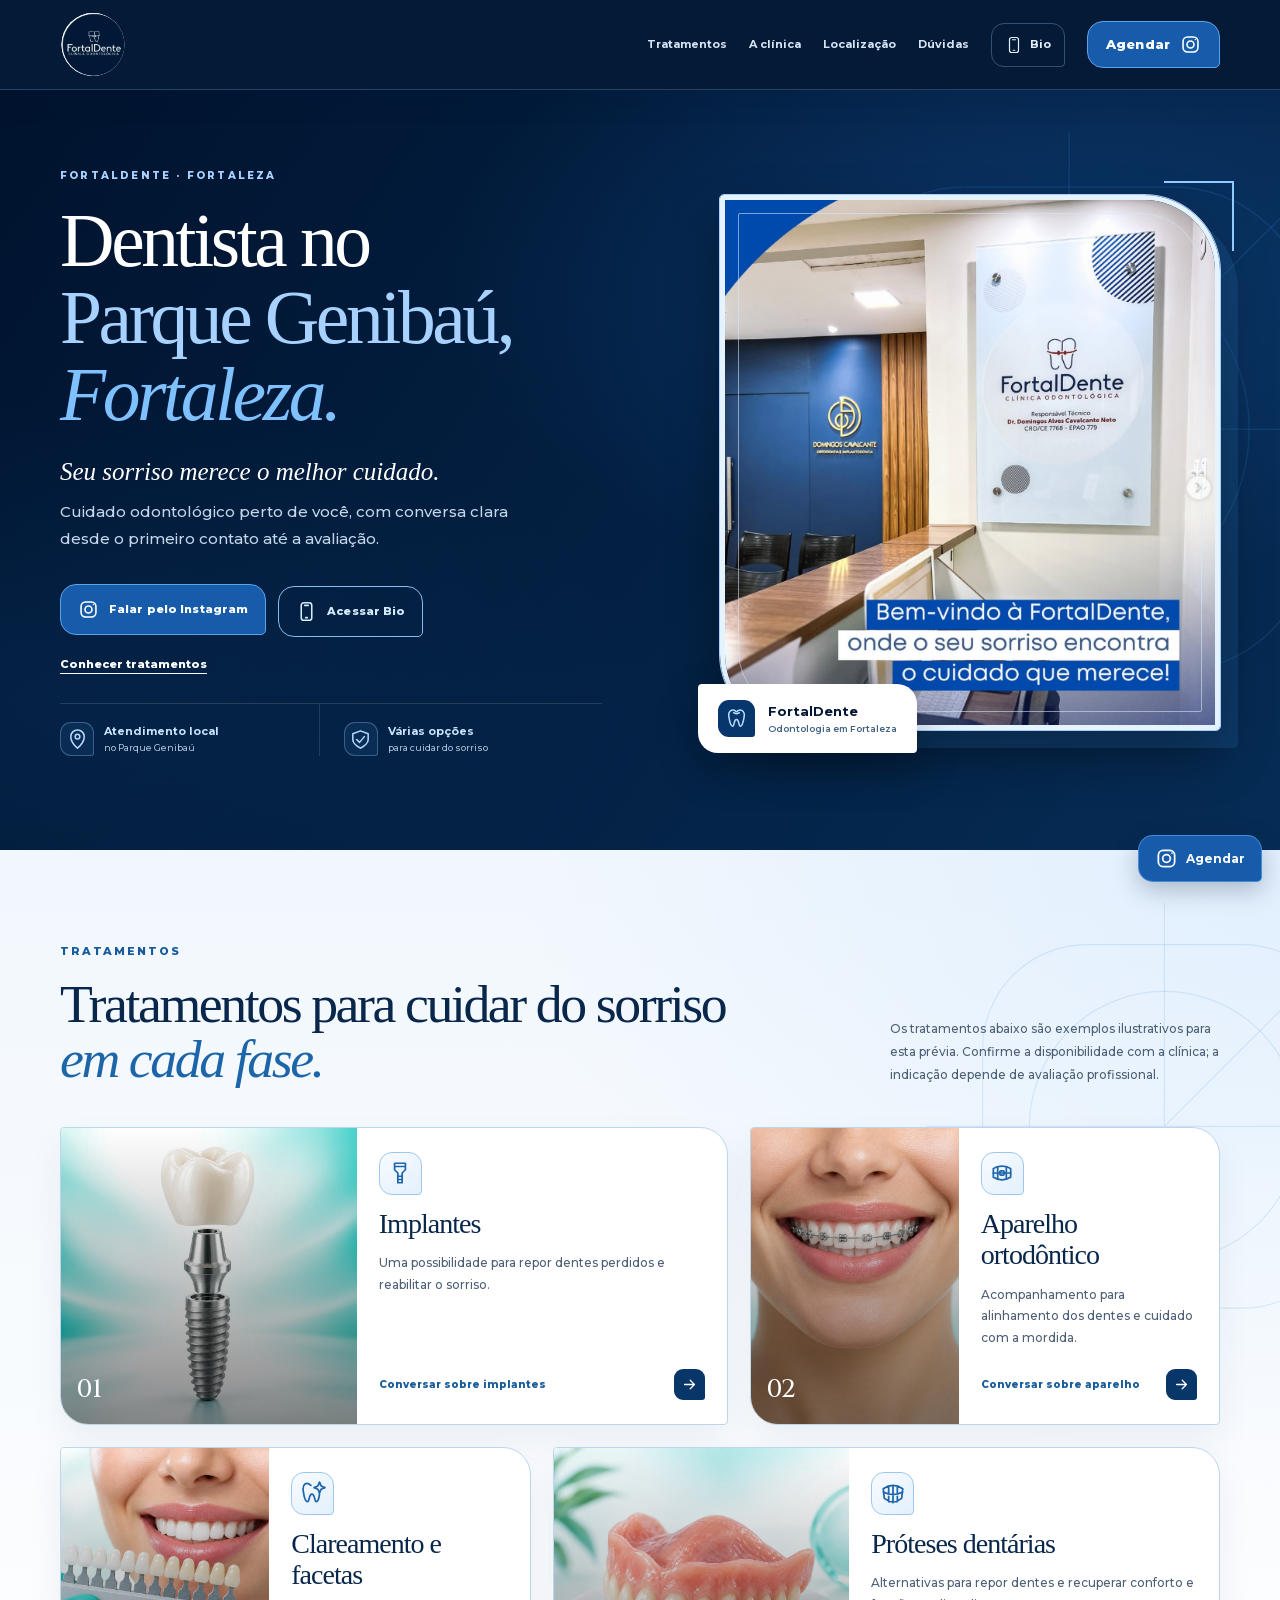
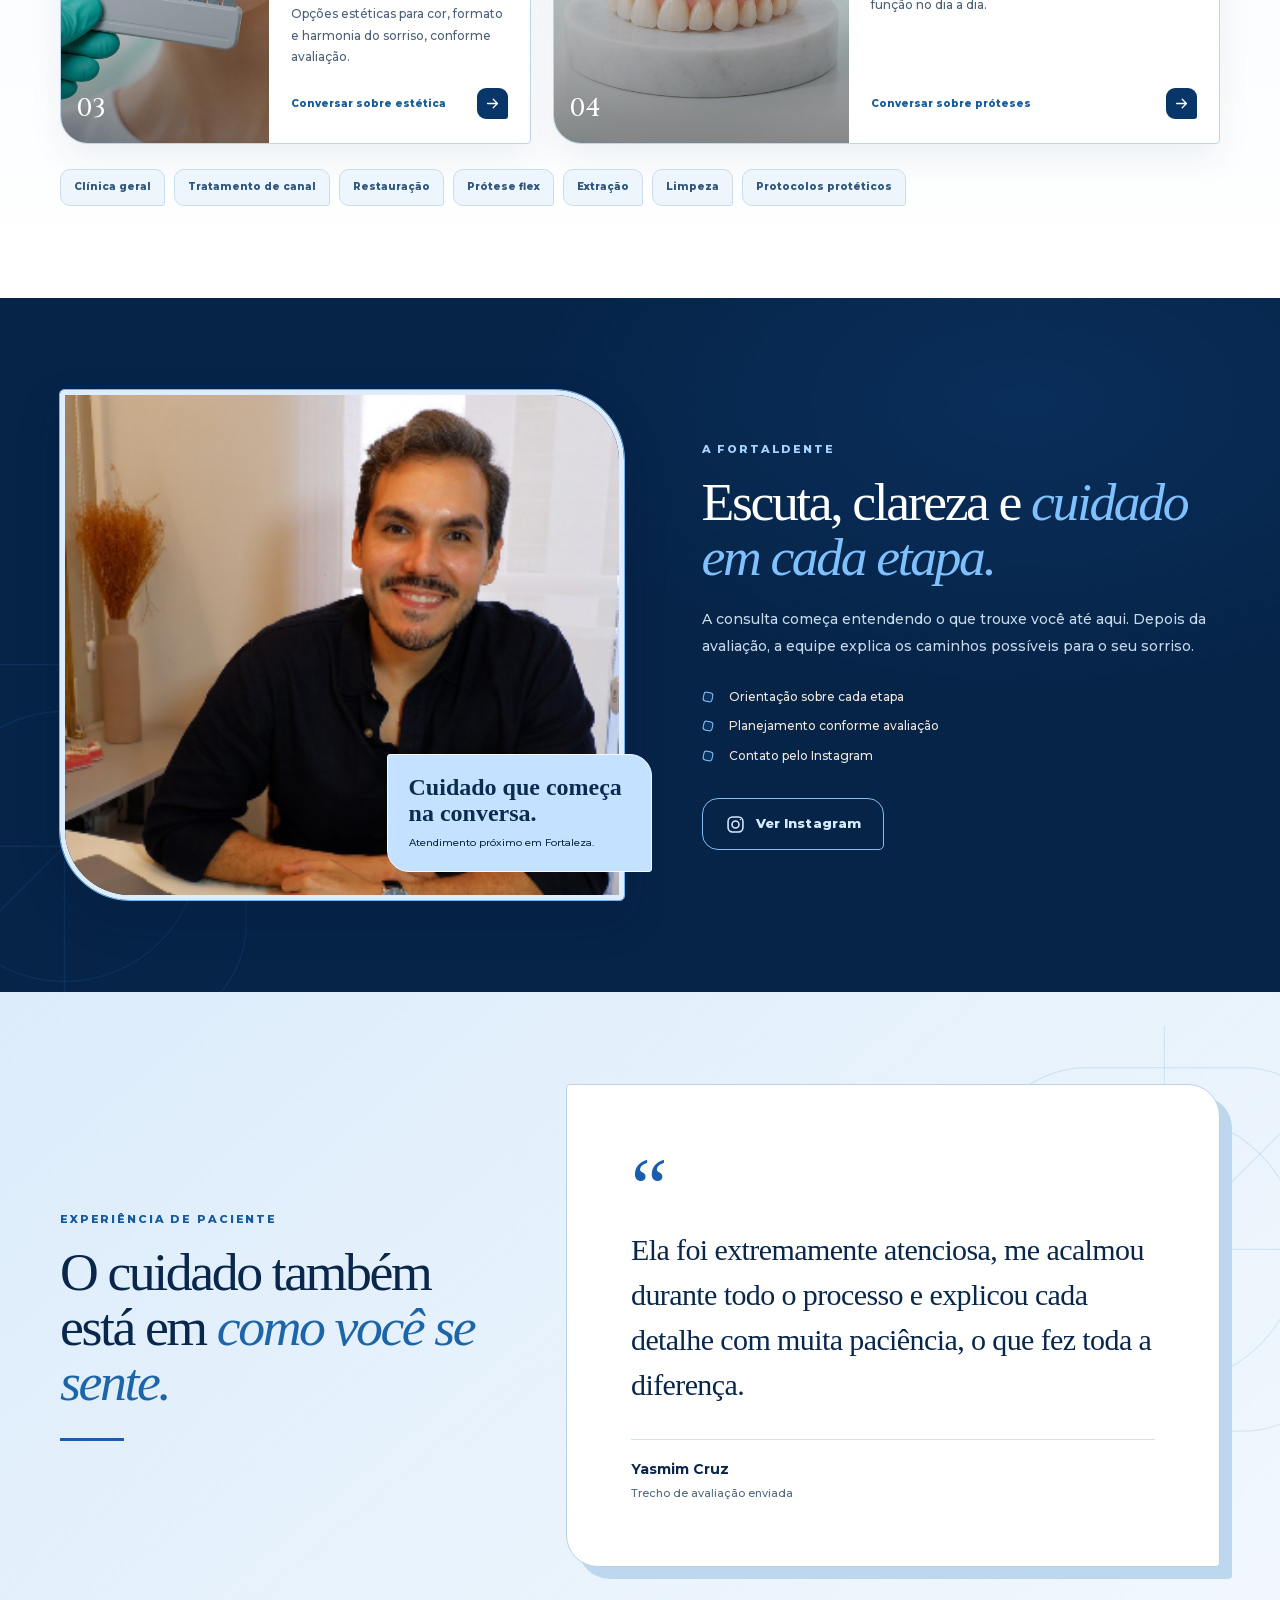
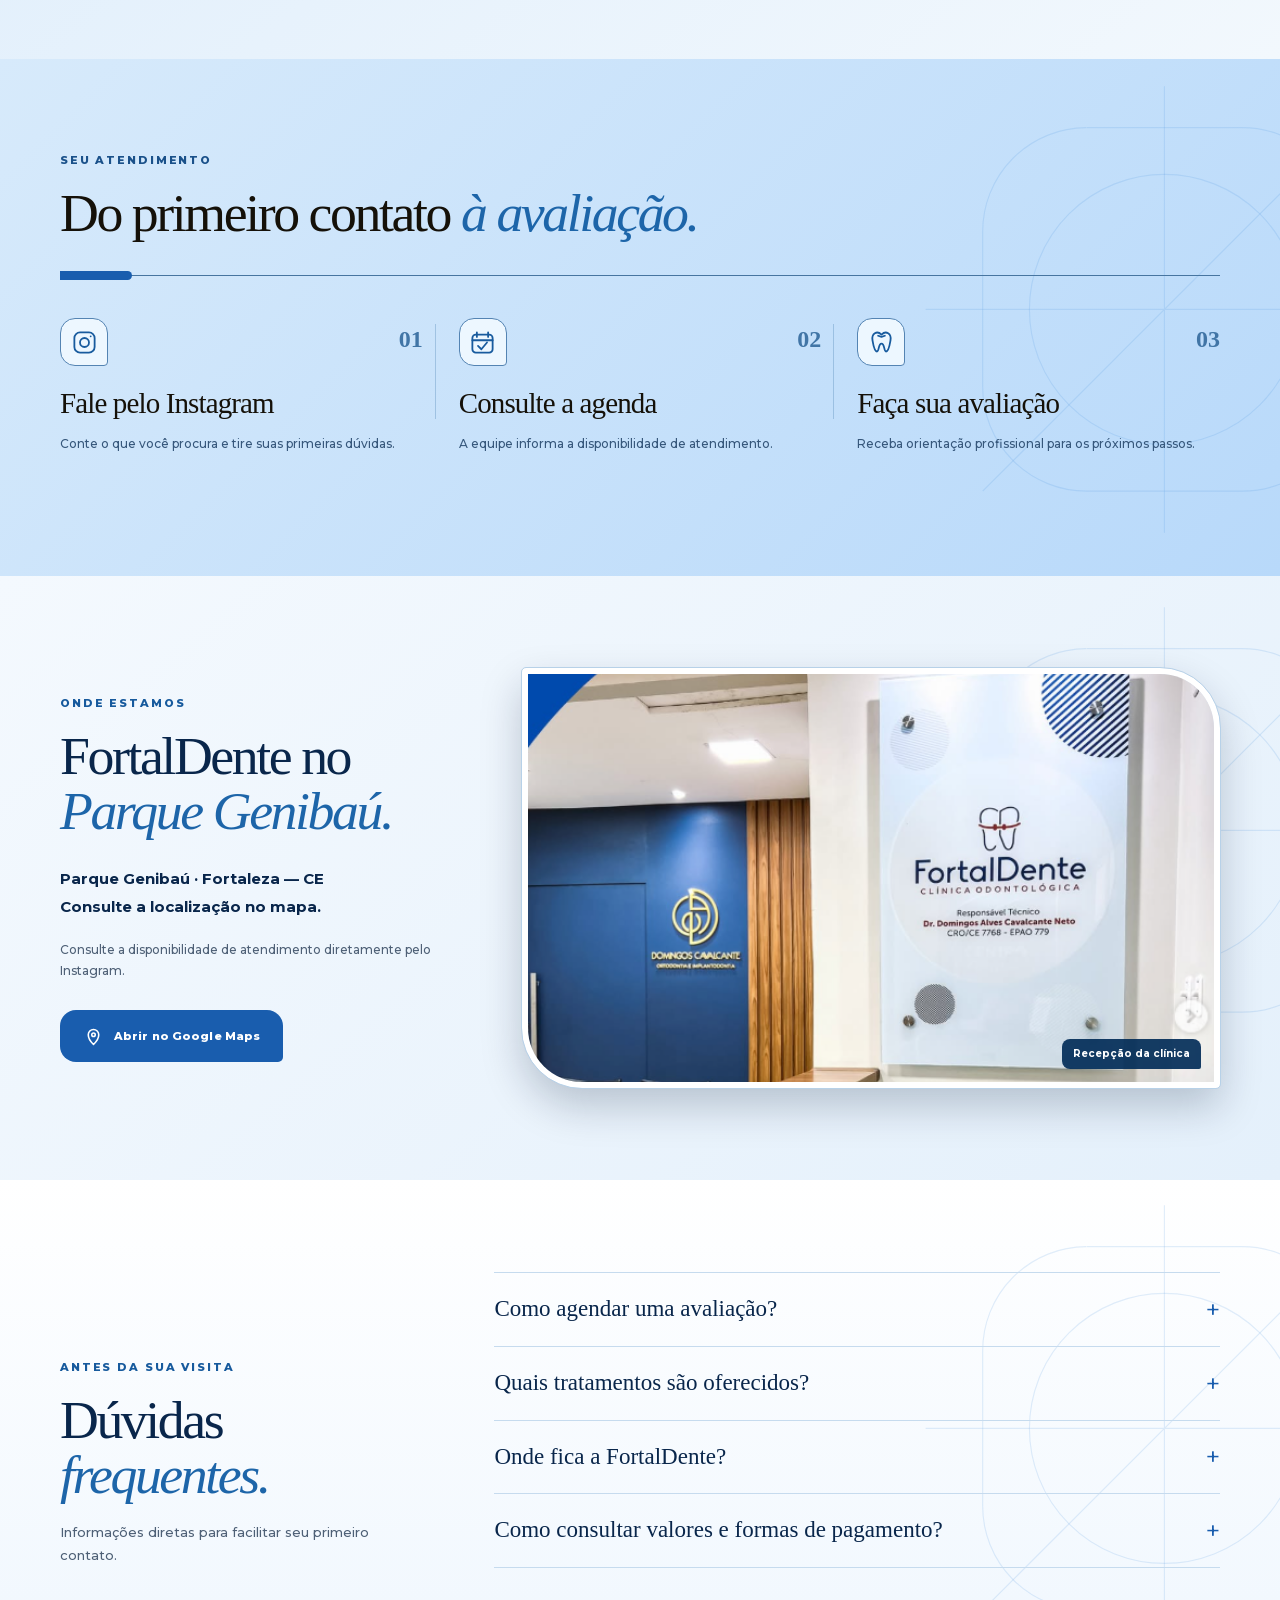
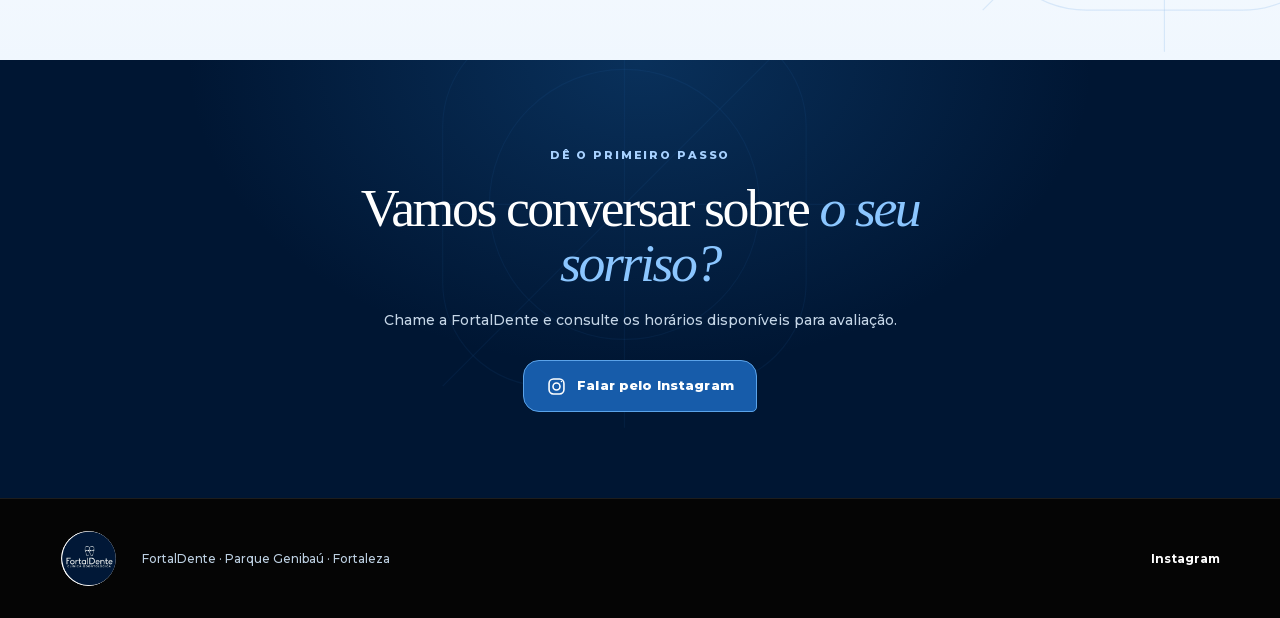
<file: index.html>
<!doctype html>
<html lang="pt-BR">
<head>
<meta charset="utf-8">
<meta name="viewport" content="width=device-width, initial-scale=1">
<title>Dentista no Parque Genibaú, Fortaleza | FortalDente</title>
<meta name="description" content="Conheça a FortalDente, clínica odontológica em Fortaleza. Entre em contato pelo Instagram e consulte a localização.">
<meta name="robots" content="noindex, nofollow, noarchive">
<meta name="theme-color" content="#001633">
<meta property="og:type" content="website">
<meta property="og:locale" content="pt_BR">
<meta property="og:title" content="FortalDente | Odontologia no Parque Genibaú">
<meta property="og:description" content="Cuidado odontológico em Fortaleza. Veja os tratamentos e fale com a FortalDente.">
<meta property="og:image" content="./assets/clinica.png">
<link rel="icon" href="./assets/logo.png">
<link rel="stylesheet" href="./fonts.css">
<link rel="stylesheet" href="./personalizacao.css?v=fortaldente-20261109-1">
<link rel="stylesheet" href="./premium.css?v=fortaldente-20261109-1">
<script src="./config.js" defer></script>
<script src="./navegacao.js?v=fortaldente-20261109-2" defer></script>
<script src="./efeitos.js?v=fortaldente-20261109-1" defer></script>
<script type="application/ld+json">{"@context":"https://schema.org","@type":"Dentist","name":"FortalDente","address":{"@type":"PostalAddress","addressLocality":"Fortaleza","addressRegion":"CE","addressCountry":"BR"},"sameAs":["https://www.instagram.com/fortaldente/"],"hasMap":"https://maps.app.goo.gl/3nBNgtrn3ffKC1DC7"}</script>
<script>document.documentElement.classList.add("fortal-js")</script>
</head>
<body>
<main>
<header class="header">
<a class="brand" href="#inicio" aria-label="FortalDente — início"><img class="clinic-logo" src="./assets/logo.png" alt="FortalDente" width="197" height="206"></a>
<nav aria-label="Navegação principal"><a href="#tratamentos">Tratamentos</a><a href="#clinica">A clínica</a><a href="#localizacao">Localização</a><a href="#duvidas">Dúvidas</a></nav>
<a class="header-bio" href="bio.html?v=fortaldente-20261109-1"><svg viewBox="0 0 24 24" aria-hidden="true"><rect x="6" y="2" width="12" height="20" rx="3"/><path d="M10 5h4M11 19h2"/></svg><span>Bio</span></a>

<a class="header-cta whatsapp-button" href="https://www.instagram.com/fortaldente/" target="_blank" rel="noopener noreferrer">Agendar <svg class="icon" viewBox="0 0 24 24" aria-hidden="true"><rect x="3.5" y="3.5" width="17" height="17" rx="5"/><circle cx="12" cy="12" r="4"/><path d="M17.7 6.3h.01"/></svg></a>
</header>
<section class="hero" id="inicio"><svg class="forming-geometry" viewBox="0 0 520 460" aria-hidden="true"><rect pathLength="1" x="70" y="40" width="350" height="350" rx="100"/><circle pathLength="1" cx="245" cy="215" r="130"/><path pathLength="1" d="M15 215h460M245 0v430M70 390 420 40"/></svg><div class="container hero-grid">
<div class="hero-copy"><span class="eyebrow">FortalDente · Fortaleza</span><h1>Dentista no <span>Parque Genibaú, <em>Fortaleza.</em></span></h1><p class="hero-tagline">Seu sorriso merece o melhor cuidado.</p><p>Cuidado odontológico perto de você, com conversa clara desde o primeiro contato até a avaliação.</p>
<div class="hero-actions"><a class="button button-primary whatsapp-button" href="https://www.instagram.com/fortaldente/" target="_blank" rel="noopener noreferrer"><svg class="icon" viewBox="0 0 24 24" aria-hidden="true"><rect x="3.5" y="3.5" width="17" height="17" rx="5"/><circle cx="12" cy="12" r="4"/><path d="M17.7 6.3h.01"/></svg>Falar pelo Instagram</a><a class="button button-outline hero-bio" href="bio.html?v=fortaldente-20261109-1"><svg class="icon" viewBox="0 0 24 24" aria-hidden="true"><rect x="6" y="2" width="12" height="20" rx="3"/><path d="M10 5h4M11 19h2"/></svg>Acessar Bio</a><a class="text-link" href="#tratamentos">Conhecer tratamentos</a></div>
<div class="hero-trust" aria-label="Informações rápidas"><span><i class="trust-icon" aria-hidden="true"><svg viewBox="0 0 24 24" aria-hidden="true"><path d="M12 21s7-6.1 7-12a7 7 0 1 0-14 0c0 5.9 7 12 7 12Z"/><circle cx="12" cy="9" r="2.4"/></svg></i><b>Atendimento local</b><small>no Parque Genibaú</small></span><span><i class="trust-icon" aria-hidden="true"><svg viewBox="0 0 24 24" aria-hidden="true"><path d="m12 3 8 3v6c0 5-8 9-8 9S4 17 4 12V6z"/><path d="m8 12 3 3 5-6"/></svg></i><b>Várias opções</b><small>para cuidar do sorriso</small></span></div></div>
<div class="hero-media"><img src="./assets/clinica.png" alt="Recepção da FortalDente" width="632" height="770"><span class="hero-frame-corner" aria-hidden="true"></span><div class="hero-badge"><span aria-hidden="true"><svg viewBox="0 0 24 24" aria-hidden="true"><path d="M12 5C8 1 3 4 4 10c.5 3 1.5 10 4 10 2 0 1-7 4-7s2 7 4 7c2.5 0 3.5-7 4-10 1-6-4-9-8-5Z"/><path d="m9 6 3 1 3-1"/></svg></span><b>FortalDente<small>Odontologia em Fortaleza</small></b></div></div>
</div></section>
<section class="section services" id="tratamentos"><svg class="forming-geometry" viewBox="0 0 520 460" aria-hidden="true"><rect pathLength="1" x="70" y="40" width="350" height="350" rx="100"/><circle pathLength="1" cx="245" cy="215" r="130"/><path pathLength="1" d="M15 215h460M245 0v430M70 390 420 40"/></svg><div class="container">
<div class="section-head"><div><span class="eyebrow">Tratamentos</span><h2>Tratamentos para cuidar do sorriso <em>em cada fase.</em></h2></div><p>Os tratamentos abaixo são exemplos ilustrativos para esta prévia. Confirme a disponibilidade com a clínica; a indicação depende de avaliação profissional.</p></div>
<div class="services-grid">
<article><div class="service-media"><img src="./assets/implante-v11.webp" alt="Imagem ilustrativa de implante dentário" width="1024" height="1024" loading="lazy"><span>01</span></div><div class="service-copy"><span class="service-icon" aria-hidden="true"><svg viewBox="0 0 24 24" aria-hidden="true"><path d="M7 3h10v6l-3 3v9h-4v-9L7 9zM7 6h10M10 15h4M10 18h4"/></svg></span><h3>Implantes</h3><p>Uma possibilidade para repor dentes perdidos e reabilitar o sorriso.</p><a href="https://www.instagram.com/fortaldente/" target="_blank" rel="noopener noreferrer">Conversar sobre implantes <b class="service-arrow" aria-hidden="true"><svg viewBox="0 0 24 24" aria-hidden="true"><path d="M5 12h14m-6-6 6 6-6 6"/></svg></b></a></div></article>
<article><div class="service-media"><img src="./assets/ortodontia-v11.webp" alt="Imagem ilustrativa de aparelho ortodôntico" width="1024" height="1024" loading="lazy"><span>02</span></div><div class="service-copy"><span class="service-icon" aria-hidden="true"><svg viewBox="0 0 24 24" aria-hidden="true"><path d="M4 8c4-3 12-3 16 0v8c-5 3-11 3-16 0Z"/><path d="M4 12h16M8 7v10M16 7v10"/><rect x="10" y="10" width="4" height="4" rx="1"/></svg></span><h3>Aparelho ortodôntico</h3><p>Acompanhamento para alinhamento dos dentes e cuidado com a mordida.</p><a href="https://www.instagram.com/fortaldente/" target="_blank" rel="noopener noreferrer">Conversar sobre aparelho <b class="service-arrow" aria-hidden="true"><svg viewBox="0 0 24 24" aria-hidden="true"><path d="M5 12h14m-6-6 6 6-6 6"/></svg></b></a></div></article>
<article><div class="service-media"><img src="./assets/facetas-v11.webp" alt="Imagem ilustrativa de avaliação para facetas" width="1024" height="1024" loading="lazy"><span>03</span></div><div class="service-copy"><span class="service-icon" aria-hidden="true"><svg viewBox="0 0 24 24" aria-hidden="true"><path d="M10 5C6 1 2 4 3 10c.5 3 1 10 4 10 2 0 1-7 4-7s2 7 4 7c2 0 3-5 3-8M18 2l1.5 3.5L23 7l-3.5 1.5L18 12l-1.5-3.5L13 7l3.5-1.5z"/></svg></span><h3>Clareamento e facetas</h3><p>Opções estéticas para cor, formato e harmonia do sorriso, conforme avaliação.</p><a href="https://www.instagram.com/fortaldente/" target="_blank" rel="noopener noreferrer">Conversar sobre estética <b class="service-arrow" aria-hidden="true"><svg viewBox="0 0 24 24" aria-hidden="true"><path d="M5 12h14m-6-6 6 6-6 6"/></svg></b></a></div></article>
<article><div class="service-media"><img src="./assets/proteses-v11.webp" alt="Imagem ilustrativa de prótese dentária" width="1024" height="1024" loading="lazy"><span>04</span></div><div class="service-copy"><span class="service-icon" aria-hidden="true"><svg viewBox="0 0 24 24" aria-hidden="true"><path d="M3 8c6-4 12-4 18 0l-1 9c-5 4-11 4-16 0zM3 11c6 3 12 3 18 0M8 6v7M16 6v7M12 6v8M8 15v5M16 15v5M12 15v6"/></svg></span><h3>Próteses dentárias</h3><p>Alternativas para repor dentes e recuperar conforto e função no dia a dia.</p><a href="https://www.instagram.com/fortaldente/" target="_blank" rel="noopener noreferrer">Conversar sobre próteses <b class="service-arrow" aria-hidden="true"><svg viewBox="0 0 24 24" aria-hidden="true"><path d="M5 12h14m-6-6 6 6-6 6"/></svg></b></a></div></article>
</div>
<div class="treatment-list" aria-label="Outros exemplos de tratamentos sujeitos a confirmação"><span>Clínica geral</span><span>Tratamento de canal</span><span>Restauração</span><span>Prótese flex</span><span>Extração</span><span>Limpeza</span><span>Protocolos protéticos</span></div>
</div></section>
<section class="section about" id="clinica"><svg class="forming-geometry" viewBox="0 0 520 460" aria-hidden="true"><rect pathLength="1" x="70" y="40" width="350" height="350" rx="100"/><circle pathLength="1" cx="245" cy="215" r="130"/><path pathLength="1" d="M15 215h460M245 0v430M70 390 420 40"/></svg><div class="container about-grid">
<div class="about-media"><img src="./assets/profissional.png" alt="Profissional da FortalDente" width="317" height="362" loading="lazy"><div><b>Cuidado que começa na conversa.</b><span>Atendimento próximo em Fortaleza.</span></div></div>
<div class="section-copy"><span class="eyebrow">A FortalDente</span><h2>Escuta, clareza e <em>cuidado em cada etapa.</em></h2><p>A consulta começa entendendo o que trouxe você até aqui. Depois da avaliação, a equipe explica os caminhos possíveis para o seu sorriso.</p><div class="checks"><span>Orientação sobre cada etapa</span><span>Planejamento conforme avaliação</span><span>Contato pelo Instagram</span></div><a class="button button-outline" href="https://www.instagram.com/fortaldente/" target="_blank" rel="noopener noreferrer"><svg class="icon" viewBox="0 0 24 24" aria-hidden="true"><rect x="3.5" y="3.5" width="17" height="17" rx="5"/><circle cx="12" cy="12" r="4"/><path d="M17.7 6.3h.01"/></svg>Ver Instagram</a></div>
</div></section>
<section class="section testimonial" id="avaliacao"><svg class="forming-geometry" viewBox="0 0 520 460" aria-hidden="true"><rect pathLength="1" x="70" y="40" width="350" height="350" rx="100"/><circle pathLength="1" cx="245" cy="215" r="130"/><path pathLength="1" d="M15 215h460M245 0v430M70 390 420 40"/></svg><div class="container testimonial-grid"><div class="testimonial-intro"><span class="eyebrow">Experiência de paciente</span><h2>O cuidado também está em <em>como você se sente.</em></h2><span class="testimonial-rule" aria-hidden="true"></span></div><figure class="testimonial-card"><span class="testimonial-quote" aria-hidden="true">“</span><blockquote>Ela foi extremamente atenciosa, me acalmou durante todo o processo e explicou cada detalhe com muita paciência, o que fez toda a diferença.</blockquote><figcaption><strong>Yasmim Cruz</strong><span>Trecho de avaliação enviada</span></figcaption></figure></div></section>
<section class="section process" id="agendamento"><svg class="forming-geometry" viewBox="0 0 520 460" aria-hidden="true"><rect pathLength="1" x="70" y="40" width="350" height="350" rx="100"/><circle pathLength="1" cx="245" cy="215" r="130"/><path pathLength="1" d="M15 215h460M245 0v430M70 390 420 40"/></svg><div class="container"><div class="section-head"><div><span class="eyebrow">Seu atendimento</span><h2>Do primeiro contato <em>à avaliação.</em></h2></div></div><div class="steps">
<article><span class="step-symbol" aria-hidden="true"><svg viewBox="0 0 24 24" aria-hidden="true"><rect x="3" y="3" width="18" height="18" rx="5"/><circle cx="12" cy="12" r="4"/><circle cx="17.5" cy="6.5" r=".8" fill="currentColor" stroke="none"/></svg></span><b>01</b><h3>Fale pelo Instagram</h3><p>Conte o que você procura e tire suas primeiras dúvidas.</p></article>
<article><span class="step-symbol" aria-hidden="true"><svg viewBox="0 0 24 24" aria-hidden="true"><rect x="3" y="5" width="18" height="16" rx="3"/><path d="M3 10h18M7 3v4M17 3v4m-9 8 3 3 5-6"/></svg></span><b>02</b><h3>Consulte a agenda</h3><p>A equipe informa a disponibilidade de atendimento.</p></article>
<article><span class="step-symbol" aria-hidden="true"><svg viewBox="0 0 24 24" aria-hidden="true"><path d="M12 5C8 1 3 4 4 10c.5 3 1.5 10 4 10 2 0 1-7 4-7s2 7 4 7c2.5 0 3.5-7 4-10 1-6-4-9-8-5Z"/><path d="m9 6 3 1 3-1"/></svg></span><b>03</b><h3>Faça sua avaliação</h3><p>Receba orientação profissional para os próximos passos.</p></article>
</div></div></section>
<section class="section location" id="localizacao"><svg class="forming-geometry" viewBox="0 0 520 460" aria-hidden="true"><rect pathLength="1" x="70" y="40" width="350" height="350" rx="100"/><circle pathLength="1" cx="245" cy="215" r="130"/><path pathLength="1" d="M15 215h460M245 0v430M70 390 420 40"/></svg><div class="container location-grid">
<div class="location-copy"><span class="eyebrow">Onde estamos</span><h2>FortalDente no <em>Parque Genibaú.</em></h2><address>Parque Genibaú · Fortaleza — CE<br>Consulte a localização no mapa.</address><p>Consulte a disponibilidade de atendimento diretamente pelo Instagram.</p><div class="location-actions"><a class="button button-primary map-button" href="https://maps.app.goo.gl/3nBNgtrn3ffKC1DC7" target="_blank" rel="noopener noreferrer"><svg class="icon" viewBox="0 0 24 24" aria-hidden="true"><path d="M12 21s6-5.4 6-11a6 6 0 1 0-12 0c0 5.6 6 11 6 11Z"/><circle cx="12" cy="10" r="2"/></svg>Abrir no Google Maps</a></div></div>
<div class="location-photo"><img src="./assets/clinica.png" alt="Recepção da FortalDente" width="632" height="770"><span>Recepção da clínica</span></div>
</div></section>
<section class="section faq" id="duvidas"><svg class="forming-geometry" viewBox="0 0 520 460" aria-hidden="true"><rect pathLength="1" x="70" y="40" width="350" height="350" rx="100"/><circle pathLength="1" cx="245" cy="215" r="130"/><path pathLength="1" d="M15 215h460M245 0v430M70 390 420 40"/></svg><div class="container faq-grid"><div><span class="eyebrow">Antes da sua visita</span><h2>Dúvidas <em>frequentes.</em></h2><p>Informações diretas para facilitar seu primeiro contato.</p></div><div class="faq-list">
<details><summary>Como agendar uma avaliação?</summary><p>Toque em qualquer botão de Instagram do site e envie a mensagem. A equipe informa os horários disponíveis.</p></details>
<details><summary>Quais tratamentos são oferecidos?</summary><p>Os tratamentos apresentados são exemplos ilustrativos. Confirme a disponibilidade com a clínica; a indicação depende de avaliação profissional.</p></details>
<details><summary>Onde fica a FortalDente?</summary><p>Confira a localização da FortalDente no Google Maps pelo botão disponível nesta página.</p></details>
<details><summary>Como consultar valores e formas de pagamento?</summary><p>Os valores dependem da avaliação e do tratamento indicado. Fale com a equipe pelo Instagram para receber as orientações.</p></details>
</div></div></section>
<section class="final-cta"><svg class="forming-geometry" viewBox="0 0 520 460" aria-hidden="true"><rect pathLength="1" x="70" y="40" width="350" height="350" rx="100"/><circle pathLength="1" cx="245" cy="215" r="130"/><path pathLength="1" d="M15 215h460M245 0v430M70 390 420 40"/></svg><div class="container"><span class="eyebrow">Dê o primeiro passo</span><h2>Vamos conversar sobre <em>o seu sorriso?</em></h2><p>Chame a FortalDente e consulte os horários disponíveis para avaliação.</p><a class="button button-gold whatsapp-button" href="https://www.instagram.com/fortaldente/" target="_blank" rel="noopener noreferrer"><svg class="icon" viewBox="0 0 24 24" aria-hidden="true"><rect x="3.5" y="3.5" width="17" height="17" rx="5"/><circle cx="12" cy="12" r="4"/><path d="M17.7 6.3h.01"/></svg>Falar pelo Instagram</a></div></section>
<footer><div class="container footer-inner"><a class="brand footer-brand" href="#inicio"><img class="clinic-logo" src="./assets/logo.png" alt="FortalDente" width="197" height="206"></a><p>FortalDente · Parque Genibaú · Fortaleza</p><div><a href="https://www.instagram.com/fortaldente/" target="_blank" rel="noopener noreferrer">Instagram</a></div></div></footer>
<a class="whatsapp" href="https://www.instagram.com/fortaldente/" target="_blank" rel="noopener noreferrer" aria-label="Falar com a FortalDente pelo Instagram"><svg class="icon" viewBox="0 0 24 24" aria-hidden="true"><rect x="3.5" y="3.5" width="17" height="17" rx="5"/><circle cx="12" cy="12" r="4"/><path d="M17.7 6.3h.01"/></svg><b>Agendar</b></a>
</main>
</body>
</html>
</file>
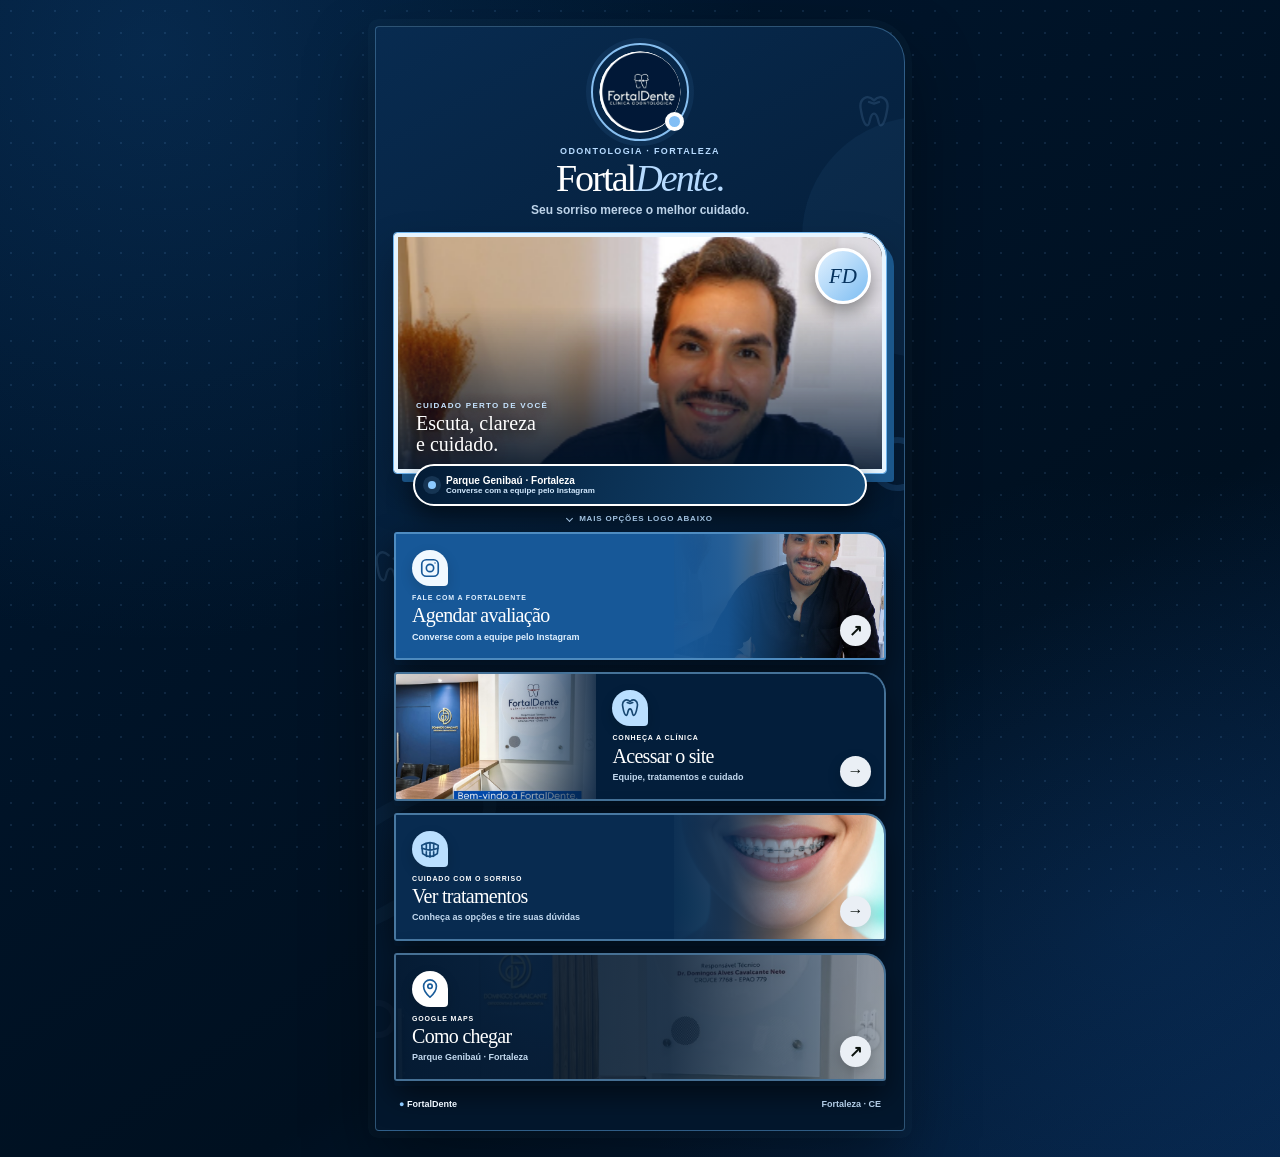
<file: bio.html>
<!doctype html><html lang="pt-BR"><head>
<meta charset="utf-8"><meta name="viewport" content="width=device-width,initial-scale=1">
<title>FortalDente | Clínica, tratamentos e atendimento</title>
<meta name="description" content="Conheça a FortalDente no Parque Genibaú, Fortaleza. Acesse a clínica, os tratamentos, o Instagram e a localização.">
<meta name="robots" content="noindex,nofollow,noarchive"><meta name="theme-color" content="#001633">
<link rel="icon" href="assets/logo.png"><link rel="stylesheet" href="fonts.css"><link rel="stylesheet" href="bio.css?v=fortaldente-20261109-1"><script>document.documentElement.classList.add('bio-js')</script>
</head><body>
<div class="scene" aria-hidden="true"><i></i><i></i><i></i></div>
<main class="bio-wrap"><section class="bio-device" aria-labelledby="bio-title"><div class="bio-floating" aria-hidden="true"><span><svg viewBox="0 0 24 24" aria-hidden="true"><path d="M12 5C8 1 3 4 4 10c.5 3 1.5 10 4 10 2 0 1-7 4-7s2 7 4 7c2.5 0 3.5-7 4-10 1-6-4-9-8-5Z"/><path d="m9 6 3 1 3-1"/></svg></span><span><svg viewBox="0 0 24 24" aria-hidden="true"><path d="M10 5C6 1 2 4 3 10c.5 3 1 10 4 10 2 0 1-7 4-7s2 7 4 7c2 0 3-5 3-8M18 2l1.5 3.5L23 7l-3.5 1.5L18 12l-1.5-3.5L13 7l3.5-1.5z"/></svg></span></div>
  <span class="orbit orbit-one" aria-hidden="true"></span><span class="orbit orbit-two" aria-hidden="true"></span>
  <header class="bio-header">
    <div class="brand-mark"><span aria-hidden="true"></span><img src="assets/logo.png" alt="FortalDente" width="180" height="180"><i aria-hidden="true"></i></div>
    <p>ODONTOLOGIA · FORTALEZA</p><h1 id="bio-title">Fortal<em>Dente.</em></h1><span>Seu sorriso merece o melhor cuidado.</span>
  </header>
  <figure class="bio-media"><img src="assets/profissional.png" alt="Profissional da FortalDente" width="317" height="362"><figcaption><small>CUIDADO PERTO DE VOCÊ</small><strong>Escuta, clareza<br>e cuidado.</strong></figcaption><b aria-hidden="true">FD</b></figure>
  <div class="quick-note"><span aria-hidden="true"></span><strong>Parque Genibaú · Fortaleza</strong><small>Converse com a equipe pelo Instagram</small></div>
  <p class="scroll-cue"><span aria-hidden="true"></span>Mais opções logo abaixo</p>
  <nav class="bio-links" aria-label="Links da FortalDente">
<a class="bio-link instagram-link contact-link" href="https://www.instagram.com/fortaldente/" target="_blank" rel="noopener noreferrer"><span class="link-icon" aria-hidden="true"><svg viewBox="0 0 24 24" aria-hidden="true"><rect x="3" y="3" width="18" height="18" rx="5"/><circle cx="12" cy="12" r="4"/><circle cx="17.5" cy="6.5" r=".8" fill="currentColor" stroke="none"/></svg></span><span class="link-copy"><small>FALE COM A FORTALDENTE</small><strong>Agendar avaliação</strong><em>Converse com a equipe pelo Instagram</em></span><b class="link-arrow" aria-hidden="true">↗</b></a>
<a class="bio-link site-link" href="index.html?v=fortaldente-20261109-1"><span class="link-icon" aria-hidden="true"><svg viewBox="0 0 24 24" aria-hidden="true"><path d="M12 5C8 1 3 4 4 10c.5 3 1.5 10 4 10 2 0 1-7 4-7s2 7 4 7c2.5 0 3.5-7 4-10 1-6-4-9-8-5Z"/><path d="m9 6 3 1 3-1"/></svg></span><span class="link-copy"><small>CONHEÇA A CLÍNICA</small><strong>Acessar o site</strong><em>Equipe, tratamentos e cuidado</em></span><b class="link-arrow" aria-hidden="true">→</b></a>
<a class="bio-link services-link" href="index.html?v=fortaldente-20261109-1#tratamentos"><span class="link-icon" aria-hidden="true"><svg viewBox="0 0 24 24" aria-hidden="true"><path d="M3 8c6-4 12-4 18 0l-1 9c-5 4-11 4-16 0zM3 11c6 3 12 3 18 0M8 6v7M16 6v7M12 6v8M8 15v5M16 15v5M12 15v6"/></svg></span><span class="link-copy"><small>CUIDADO COM O SORRISO</small><strong>Ver tratamentos</strong><em>Conheça as opções e tire suas dúvidas</em></span><b class="link-arrow" aria-hidden="true">→</b></a>
<a class="bio-link maps-link" href="https://maps.app.goo.gl/3nBNgtrn3ffKC1DC7" target="_blank" rel="noopener noreferrer"><span class="link-icon" aria-hidden="true"><svg viewBox="0 0 24 24" aria-hidden="true"><path d="M12 21s7-6.1 7-12a7 7 0 1 0-14 0c0 5.9 7 12 7 12Z"/><circle cx="12" cy="9" r="2.4"/></svg></span><span class="link-copy"><small>GOOGLE MAPS</small><strong>Como chegar</strong><em>Parque Genibaú · Fortaleza</em></span><b class="link-arrow" aria-hidden="true">↗</b></a>
</nav>
  <footer class="bio-footer"><span><b aria-hidden="true">●</b> FortalDente</span><span>Fortaleza · CE</span></footer>
</section></main><script src="bio.js?v=fortaldente-20261109-1"></script></body></html>
</file>
<file: fonts.css>
/* latin-ext */
@font-face {
  font-family: 'Cinzel';
  font-style: normal;
  font-weight: 400;
  font-display: swap;
  src: url(./assets/cinzel-060f4e56.woff2) format('woff2');
  unicode-range: U+0100-02BA, U+02BD-02C5, U+02C7-02CC, U+02CE-02D7, U+02DD-02FF, U+0304, U+0308, U+0329, U+1D00-1DBF, U+1E00-1E9F, U+1EF2-1EFF, U+2020, U+20A0-20AB, U+20AD-20C0, U+2113, U+2C60-2C7F, U+A720-A7FF;
}
/* latin */
@font-face {
  font-family: 'Cinzel';
  font-style: normal;
  font-weight: 400;
  font-display: swap;
  src: url(./assets/cinzel-30d2fd52.woff2) format('woff2');
  unicode-range: U+0000-00FF, U+0131, U+0152-0153, U+02BB-02BC, U+02C6, U+02DA, U+02DC, U+0304, U+0308, U+0329, U+2000-206F, U+20AC, U+2122, U+2191, U+2193, U+2212, U+2215, U+FEFF, U+FFFD;
}
/* latin-ext */
@font-face {
  font-family: 'Cinzel';
  font-style: normal;
  font-weight: 500;
  font-display: swap;
  src: url(./assets/cinzel-060f4e56.woff2) format('woff2');
  unicode-range: U+0100-02BA, U+02BD-02C5, U+02C7-02CC, U+02CE-02D7, U+02DD-02FF, U+0304, U+0308, U+0329, U+1D00-1DBF, U+1E00-1E9F, U+1EF2-1EFF, U+2020, U+20A0-20AB, U+20AD-20C0, U+2113, U+2C60-2C7F, U+A720-A7FF;
}
/* latin */
@font-face {
  font-family: 'Cinzel';
  font-style: normal;
  font-weight: 500;
  font-display: swap;
  src: url(./assets/cinzel-30d2fd52.woff2) format('woff2');
  unicode-range: U+0000-00FF, U+0131, U+0152-0153, U+02BB-02BC, U+02C6, U+02DA, U+02DC, U+0304, U+0308, U+0329, U+2000-206F, U+20AC, U+2122, U+2191, U+2193, U+2212, U+2215, U+FEFF, U+FFFD;
}

.__font_cinzel_0uk0kjv { font-family: 'Cinzel', sans-serif; }

.__variable_cinzel_0uk0kjv { --font-display: 'Cinzel', sans-serif; }

/* cyrillic-ext */
@font-face {
  font-family: 'Montserrat';
  font-style: normal;
  font-weight: 400;
  font-display: swap;
  src: url(./assets/montserrat-293d8083.woff2) format('woff2');
  unicode-range: U+0460-052F, U+1C80-1C8A, U+20B4, U+2DE0-2DFF, U+A640-A69F, U+FE2E-FE2F;
}
/* cyrillic */
@font-face {
  font-family: 'Montserrat';
  font-style: normal;
  font-weight: 400;
  font-display: swap;
  src: url(./assets/montserrat-9e6b6d44.woff2) format('woff2');
  unicode-range: U+0301, U+0400-045F, U+0490-0491, U+04B0-04B1, U+2116;
}
/* vietnamese */
@font-face {
  font-family: 'Montserrat';
  font-style: normal;
  font-weight: 400;
  font-display: swap;
  src: url(./assets/montserrat-c209a25b.woff2) format('woff2');
  unicode-range: U+0102-0103, U+0110-0111, U+0128-0129, U+0168-0169, U+01A0-01A1, U+01AF-01B0, U+0300-0301, U+0303-0304, U+0308-0309, U+0323, U+0329, U+1EA0-1EF9, U+20AB;
}
/* latin-ext */
@font-face {
  font-family: 'Montserrat';
  font-style: normal;
  font-weight: 400;
  font-display: swap;
  src: url(./assets/montserrat-de38a218.woff2) format('woff2');
  unicode-range: U+0100-02BA, U+02BD-02C5, U+02C7-02CC, U+02CE-02D7, U+02DD-02FF, U+0304, U+0308, U+0329, U+1D00-1DBF, U+1E00-1E9F, U+1EF2-1EFF, U+2020, U+20A0-20AB, U+20AD-20C0, U+2113, U+2C60-2C7F, U+A720-A7FF;
}
/* latin */
@font-face {
  font-family: 'Montserrat';
  font-style: normal;
  font-weight: 400;
  font-display: swap;
  src: url(./assets/montserrat-2f5adf11.woff2) format('woff2');
  unicode-range: U+0000-00FF, U+0131, U+0152-0153, U+02BB-02BC, U+02C6, U+02DA, U+02DC, U+0304, U+0308, U+0329, U+2000-206F, U+20AC, U+2122, U+2191, U+2193, U+2212, U+2215, U+FEFF, U+FFFD;
}
/* cyrillic-ext */
@font-face {
  font-family: 'Montserrat';
  font-style: normal;
  font-weight: 500;
  font-display: swap;
  src: url(./assets/montserrat-293d8083.woff2) format('woff2');
  unicode-range: U+0460-052F, U+1C80-1C8A, U+20B4, U+2DE0-2DFF, U+A640-A69F, U+FE2E-FE2F;
}
/* cyrillic */
@font-face {
  font-family: 'Montserrat';
  font-style: normal;
  font-weight: 500;
  font-display: swap;
  src: url(./assets/montserrat-9e6b6d44.woff2) format('woff2');
  unicode-range: U+0301, U+0400-045F, U+0490-0491, U+04B0-04B1, U+2116;
}
/* vietnamese */
@font-face {
  font-family: 'Montserrat';
  font-style: normal;
  font-weight: 500;
  font-display: swap;
  src: url(./assets/montserrat-c209a25b.woff2) format('woff2');
  unicode-range: U+0102-0103, U+0110-0111, U+0128-0129, U+0168-0169, U+01A0-01A1, U+01AF-01B0, U+0300-0301, U+0303-0304, U+0308-0309, U+0323, U+0329, U+1EA0-1EF9, U+20AB;
}
/* latin-ext */
@font-face {
  font-family: 'Montserrat';
  font-style: normal;
  font-weight: 500;
  font-display: swap;
  src: url(./assets/montserrat-de38a218.woff2) format('woff2');
  unicode-range: U+0100-02BA, U+02BD-02C5, U+02C7-02CC, U+02CE-02D7, U+02DD-02FF, U+0304, U+0308, U+0329, U+1D00-1DBF, U+1E00-1E9F, U+1EF2-1EFF, U+2020, U+20A0-20AB, U+20AD-20C0, U+2113, U+2C60-2C7F, U+A720-A7FF;
}
/* latin */
@font-face {
  font-family: 'Montserrat';
  font-style: normal;
  font-weight: 500;
  font-display: swap;
  src: url(./assets/montserrat-2f5adf11.woff2) format('woff2');
  unicode-range: U+0000-00FF, U+0131, U+0152-0153, U+02BB-02BC, U+02C6, U+02DA, U+02DC, U+0304, U+0308, U+0329, U+2000-206F, U+20AC, U+2122, U+2191, U+2193, U+2212, U+2215, U+FEFF, U+FFFD;
}
/* cyrillic-ext */
@font-face {
  font-family: 'Montserrat';
  font-style: normal;
  font-weight: 600;
  font-display: swap;
  src: url(./assets/montserrat-293d8083.woff2) format('woff2');
  unicode-range: U+0460-052F, U+1C80-1C8A, U+20B4, U+2DE0-2DFF, U+A640-A69F, U+FE2E-FE2F;
}
/* cyrillic */
@font-face {
  font-family: 'Montserrat';
  font-style: normal;
  font-weight: 600;
  font-display: swap;
  src: url(./assets/montserrat-9e6b6d44.woff2) format('woff2');
  unicode-range: U+0301, U+0400-045F, U+0490-0491, U+04B0-04B1, U+2116;
}
/* vietnamese */
@font-face {
  font-family: 'Montserrat';
  font-style: normal;
  font-weight: 600;
  font-display: swap;
  src: url(./assets/montserrat-c209a25b.woff2) format('woff2');
  unicode-range: U+0102-0103, U+0110-0111, U+0128-0129, U+0168-0169, U+01A0-01A1, U+01AF-01B0, U+0300-0301, U+0303-0304, U+0308-0309, U+0323, U+0329, U+1EA0-1EF9, U+20AB;
}
/* latin-ext */
@font-face {
  font-family: 'Montserrat';
  font-style: normal;
  font-weight: 600;
  font-display: swap;
  src: url(./assets/montserrat-de38a218.woff2) format('woff2');
  unicode-range: U+0100-02BA, U+02BD-02C5, U+02C7-02CC, U+02CE-02D7, U+02DD-02FF, U+0304, U+0308, U+0329, U+1D00-1DBF, U+1E00-1E9F, U+1EF2-1EFF, U+2020, U+20A0-20AB, U+20AD-20C0, U+2113, U+2C60-2C7F, U+A720-A7FF;
}
/* latin */
@font-face {
  font-family: 'Montserrat';
  font-style: normal;
  font-weight: 600;
  font-display: swap;
  src: url(./assets/montserrat-2f5adf11.woff2) format('woff2');
  unicode-range: U+0000-00FF, U+0131, U+0152-0153, U+02BB-02BC, U+02C6, U+02DA, U+02DC, U+0304, U+0308, U+0329, U+2000-206F, U+20AC, U+2122, U+2191, U+2193, U+2212, U+2215, U+FEFF, U+FFFD;
}
/* cyrillic-ext */
@font-face {
  font-family: 'Montserrat';
  font-style: normal;
  font-weight: 700;
  font-display: swap;
  src: url(./assets/montserrat-293d8083.woff2) format('woff2');
  unicode-range: U+0460-052F, U+1C80-1C8A, U+20B4, U+2DE0-2DFF, U+A640-A69F, U+FE2E-FE2F;
}
/* cyrillic */
@font-face {
  font-family: 'Montserrat';
  font-style: normal;
  font-weight: 700;
  font-display: swap;
  src: url(./assets/montserrat-9e6b6d44.woff2) format('woff2');
  unicode-range: U+0301, U+0400-045F, U+0490-0491, U+04B0-04B1, U+2116;
}
/* vietnamese */
@font-face {
  font-family: 'Montserrat';
  font-style: normal;
  font-weight: 700;
  font-display: swap;
  src: url(./assets/montserrat-c209a25b.woff2) format('woff2');
  unicode-range: U+0102-0103, U+0110-0111, U+0128-0129, U+0168-0169, U+01A0-01A1, U+01AF-01B0, U+0300-0301, U+0303-0304, U+0308-0309, U+0323, U+0329, U+1EA0-1EF9, U+20AB;
}
/* latin-ext */
@font-face {
  font-family: 'Montserrat';
  font-style: normal;
  font-weight: 700;
  font-display: swap;
  src: url(./assets/montserrat-de38a218.woff2) format('woff2');
  unicode-range: U+0100-02BA, U+02BD-02C5, U+02C7-02CC, U+02CE-02D7, U+02DD-02FF, U+0304, U+0308, U+0329, U+1D00-1DBF, U+1E00-1E9F, U+1EF2-1EFF, U+2020, U+20A0-20AB, U+20AD-20C0, U+2113, U+2C60-2C7F, U+A720-A7FF;
}
/* latin */
@font-face {
  font-family: 'Montserrat';
  font-style: normal;
  font-weight: 700;
  font-display: swap;
  src: url(./assets/montserrat-2f5adf11.woff2) format('woff2');
  unicode-range: U+0000-00FF, U+0131, U+0152-0153, U+02BB-02BC, U+02C6, U+02DA, U+02DC, U+0304, U+0308, U+0329, U+2000-206F, U+20AC, U+2122, U+2191, U+2193, U+2212, U+2215, U+FEFF, U+FFFD;
}
/* cyrillic-ext */
@font-face {
  font-family: 'Montserrat';
  font-style: normal;
  font-weight: 800;
  font-display: swap;
  src: url(./assets/montserrat-293d8083.woff2) format('woff2');
  unicode-range: U+0460-052F, U+1C80-1C8A, U+20B4, U+2DE0-2DFF, U+A640-A69F, U+FE2E-FE2F;
}
/* cyrillic */
@font-face {
  font-family: 'Montserrat';
  font-style: normal;
  font-weight: 800;
  font-display: swap;
  src: url(./assets/montserrat-9e6b6d44.woff2) format('woff2');
  unicode-range: U+0301, U+0400-045F, U+0490-0491, U+04B0-04B1, U+2116;
}
/* vietnamese */
@font-face {
  font-family: 'Montserrat';
  font-style: normal;
  font-weight: 800;
  font-display: swap;
  src: url(./assets/montserrat-c209a25b.woff2) format('woff2');
  unicode-range: U+0102-0103, U+0110-0111, U+0128-0129, U+0168-0169, U+01A0-01A1, U+01AF-01B0, U+0300-0301, U+0303-0304, U+0308-0309, U+0323, U+0329, U+1EA0-1EF9, U+20AB;
}
/* latin-ext */
@font-face {
  font-family: 'Montserrat';
  font-style: normal;
  font-weight: 800;
  font-display: swap;
  src: url(./assets/montserrat-de38a218.woff2) format('woff2');
  unicode-range: U+0100-02BA, U+02BD-02C5, U+02C7-02CC, U+02CE-02D7, U+02DD-02FF, U+0304, U+0308, U+0329, U+1D00-1DBF, U+1E00-1E9F, U+1EF2-1EFF, U+2020, U+20A0-20AB, U+20AD-20C0, U+2113, U+2C60-2C7F, U+A720-A7FF;
}
/* latin */
@font-face {
  font-family: 'Montserrat';
  font-style: normal;
  font-weight: 800;
  font-display: swap;
  src: url(./assets/montserrat-2f5adf11.woff2) format('woff2');
  unicode-range: U+0000-00FF, U+0131, U+0152-0153, U+02BB-02BC, U+02C6, U+02DA, U+02DC, U+0304, U+0308, U+0329, U+2000-206F, U+20AC, U+2122, U+2191, U+2193, U+2212, U+2215, U+FEFF, U+FFFD;
}

.__font_montserrat_0mlflw3 { font-family: 'Montserrat', sans-serif; }

.__variable_montserrat_0mlflw3 { --font-body: 'Montserrat', sans-serif; }
</file>
<file: personalizacao.css>
:root{--black:#090909;--ink:#171510;--muted:#665f52;--gold:#d6a927;--gold-light:#f6d66e;--cream:#f7f2e7;--white:#fff;--line:#ddd2b9;--green:#0b8d54;--body:'Montserrat',Arial,sans-serif;--display:'Cinzel',Georgia,serif}
:root{--black:#001633;--ink:#09264b;--muted:#4e6076;--gold:#195dae;--gold-light:#a7d1ff;--cream:#f3f7fb;--line:#cfdeed;--green:#175caa}
.header{background:#001633f5!important}.hero{background:linear-gradient(130deg,#001633 0 53%,#073567 100%)!important}.about{background:#062448!important}.process{background:#d9eafa!important}.process .eyebrow{color:#1a518a!important}.process .steps article p{color:#36577b!important}.services{background:linear-gradient(#f2f7fc,#fff)!important}.location{background:#eaf3fb!important}.final-cta{background:#001633!important}.eyebrow,.service-copy a{color:#175a9d!important}.hero .eyebrow,.section-copy .eyebrow,.final-cta .eyebrow{color:#a7d1ff!important}.whatsapp-button,.whatsapp{background:#175caa!important;border-color:#175caa!important}.hero-media>img{object-position:center 38%!important}.location-photo img{object-position:center 38%!important}
*{box-sizing:border-box}
html{scroll-behavior:smooth;scroll-padding-top:90px;overflow-x:clip}
body{margin:0;background:var(--cream);color:var(--ink);font:500 16px/1.65 var(--body);overflow-x:clip}
img{display:block;max-width:100%;height:auto}
a{color:inherit;text-decoration:none}
button{font:inherit}
a,button{-webkit-tap-highlight-color:transparent}
a:focus-visible,button:focus-visible,summary:focus-visible{outline:3px solid var(--gold);outline-offset:4px}
h1,h2,h3,p{margin:0}
h1,h2,h3{font-family:var(--display);font-weight:500;line-height:1.12}
h1{font-size:clamp(44px,5.4vw,74px);letter-spacing:-.035em}
h1 span{display:block;color:var(--gold-light)}
h2{font-size:clamp(32px,4vw,50px);letter-spacing:-.025em}
h3{font-size:23px}
p{color:var(--muted)}
.container{width:min(1160px,calc(100% - 64px));margin:auto}
.section{padding:92px 0;scroll-margin-top:86px}
.eyebrow{display:block;margin-bottom:17px;color:#a97a05;font-size:11px;font-weight:800;letter-spacing:.17em;text-transform:uppercase}
.header{position:sticky;top:0;z-index:20;display:flex;align-items:center;gap:27px;min-height:82px;padding:10px max(32px,calc((100vw - 1160px)/2));background:#080808f5;color:#fff;border-bottom:1px solid #ffffff20;backdrop-filter:blur(14px)}
.brand{flex:none}.clinic-logo{width:61px;height:61px;border-radius:50%;object-fit:cover}
.header nav{display:flex;align-items:center;gap:24px;margin-left:auto;font-size:12px;font-weight:700;white-space:nowrap}
.header nav a{color:#ddd5c4}.header nav a:hover{color:var(--gold-light)}
.header-cta,.button{display:inline-flex;align-items:center;justify-content:center;gap:11px;min-height:52px;padding:12px 22px;border:1px solid transparent;border-radius:999px 999px 10px 999px;font-size:13px;font-weight:800;letter-spacing:.01em;transition:transform .22s ease,box-shadow .22s ease,background-color .22s ease,border-color .22s ease}
.header-cta{background:var(--gold);color:#090909}
.header-cta:hover,.button:hover{transform:translateY(-2px);box-shadow:0 10px 24px #0003}.header-cta:active,.button:active{transform:translateY(0) scale(.98);box-shadow:none}
.icon{width:20px;height:20px;flex:none;fill:none;stroke:currentColor;stroke-width:1.8;stroke-linecap:round;stroke-linejoin:round}
.whatsapp-button{background:var(--green)!important;color:#fff!important;border-color:#22a96b!important}.header-cta.whatsapp-button:hover,.whatsapp-button:hover{background:#087c49!important}
.mobile-bio-link{display:none}
.hero{position:relative;min-height:690px;padding:92px 0 76px;background:radial-gradient(circle at 20% 20%,#5f4b172d,transparent 35%),linear-gradient(130deg,#080808 0 53%,#16130d 100%);color:#fff;overflow:hidden;scroll-margin-top:82px}
.hero:before{content:"";position:absolute;inset:0;background-image:linear-gradient(#fff05 1px,transparent 1px),linear-gradient(90deg,#fff05 1px,transparent 1px);background-size:62px 62px;mask-image:linear-gradient(90deg,#000,transparent 68%)}
.hero-grid{position:relative;display:grid;grid-template-columns:.9fr 1.1fr;gap:68px;align-items:center}
.hero-copy{position:relative;z-index:1}.hero .eyebrow{color:var(--gold-light)}.hero-copy>p{max-width:610px;color:#d7d0c3;font-size:17px}
.hero-tagline{margin:22px 0 9px!important;color:#fff!important;font-family:var(--display);font-size:21px!important}
.hero-actions{display:flex;align-items:center;gap:24px;margin-top:31px}.button-primary{background:var(--gold);color:#0a0907}.button-primary:hover{background:var(--gold-light)}
.text-link{font-size:13px;font-weight:800;text-decoration:underline;text-underline-offset:5px}.hero .text-link{color:#fff}
.hero-trust{display:flex;gap:0;margin-top:40px;border-top:1px solid #ffffff20}.hero-trust span{display:flex;flex-direction:column;min-width:165px;padding:18px 24px 0 0}.hero-trust span+span{padding-left:24px;border-left:1px solid #ffffff20}.hero-trust b{color:var(--gold-light);font-size:13px}.hero-trust small{color:#a9a397;font-size:11px}
.hero-media{position:relative;min-width:0}.hero-media>img{width:100%;height:460px;object-fit:cover;object-position:center;border:1px solid #e6bd4b66;box-shadow:26px 26px 0 #d6a92712,0 28px 70px #0009}
.hero-media:before{content:"";position:absolute;z-index:2;inset:13px;border:1px solid #ffffff2e;pointer-events:none}
.hero-badge{position:absolute;z-index:3;left:-28px;bottom:-24px;display:flex;align-items:center;gap:13px;padding:16px 20px;background:#fff;color:var(--black);box-shadow:0 16px 45px #0007}.hero-badge>span{display:grid;place-items:center;width:37px;height:37px;background:var(--black);color:var(--gold);border-radius:50%}.hero-badge b,.hero-badge small{display:block}.hero-badge small{color:#786f60;font:600 10px/1.4 var(--body)}
.section-head{display:flex;justify-content:space-between;gap:50px;align-items:end;margin-bottom:40px}.section-head>div{max-width:700px}.section-head>p{max-width:390px}
.services{background:linear-gradient(180deg,#f6f0e3,#fffdf8)}.services-grid{display:grid;grid-template-columns:repeat(12,1fr);gap:22px}.services-grid article:nth-child(1),.services-grid article:nth-child(4){grid-column:span 7}.services-grid article:nth-child(2),.services-grid article:nth-child(3){grid-column:span 5}
.services-grid article{display:grid;grid-template-columns:180px 1fr;min-height:230px;background:#fff;border:1px solid var(--line);box-shadow:0 12px 32px #473b2010;overflow:hidden}
.service-media{position:relative;min-height:230px}.service-media img{width:100%;height:100%;object-fit:cover}.service-media:after{content:"";position:absolute;inset:0;background:linear-gradient(180deg,transparent,#0007)}.service-media span{position:absolute;z-index:2;left:16px;bottom:12px;color:#fff;font-family:var(--display);font-size:26px}
.service-copy{display:flex;flex-direction:column;padding:27px 25px}.service-copy p{margin:12px 0 20px;font-size:14px}.service-copy a{margin-top:auto;color:#7e5a00;font-size:12px;font-weight:800;text-decoration:underline;text-decoration-thickness:1px;text-underline-offset:4px}.service-copy a:hover{color:#2d2100}
.treatment-list{display:flex;flex-wrap:wrap;gap:9px;margin-top:24px}.treatment-list span{padding:9px 14px;border:1px solid #d8c79f;background:#f9f4e8;color:#65552d;border-radius:999px;font-size:11px;font-weight:750}
.about{background:#11100d;color:#fff}.about-grid{display:grid;grid-template-columns:1fr .92fr;gap:70px;align-items:center}.about-media{position:relative}.about-media>img{width:100%;height:560px;object-fit:cover;object-position:center 35%;border:1px solid #ffffff24}.about-media>div{position:absolute;right:-28px;bottom:28px;max-width:265px;padding:19px 21px;background:var(--gold);color:#090909}.about-media b,.about-media span{display:block}.about-media b{font-family:var(--display);font-size:17px}.about-media span{font-size:11px}
.section-copy .eyebrow{color:var(--gold-light)}.section-copy h2{margin-bottom:22px}.section-copy p{color:#cfc8bb}.checks{display:grid;gap:10px;margin:27px 0}.checks span{position:relative;padding-left:27px;color:#eee7da;font-size:13px}.checks span:before{content:"";position:absolute;left:1px;top:.42em;width:8px;height:8px;border:1px solid var(--gold-light);border-radius:50%}.button-outline{margin-top:5px;border:1px solid var(--gold);color:var(--gold-light);background:transparent}.button-outline:hover{background:#d6a92714}
.process{background:#d7aa2c;color:#151109}.process .eyebrow{color:#5a4100}.process .section-head{margin-bottom:34px}.steps{position:relative;display:grid;grid-template-columns:repeat(3,1fr);gap:46px;padding-top:18px;border-top:1px solid #19140e}.steps:before{content:"";position:absolute;top:-5px;left:0;width:72px;height:9px;background:#19140e;border-radius:0 9px 9px 0}.steps article{position:relative;min-height:190px;padding:27px 12px 10px 0}.steps article+article:before{content:"";position:absolute;left:-24px;top:30px;width:1px;height:95px;background:#19140e55}.steps article>b{display:grid;place-items:center;width:38px;height:38px;margin-bottom:25px;border:1px solid #19140e;border-radius:50%;font-family:var(--display);font-size:12px}.steps article p{margin-top:13px;color:#594a25;font-size:14px}
.location{background:#f5efe2}.location-grid{display:grid;grid-template-columns:.72fr 1.28fr;gap:60px;align-items:center}.location-copy address{margin:26px 0 17px;font:700 18px/1.7 var(--body);font-style:normal}.location-copy>p{font-size:14px}.location-actions{display:flex;align-items:center;gap:22px;margin-top:28px}.location-photo{position:relative}.location-photo img{width:100%;height:370px;object-fit:cover;border:10px solid #fff;box-shadow:0 22px 55px #4f3d1c25}.location-photo span{position:absolute;right:10px;bottom:10px;padding:7px 11px;background:#090909d9;color:#fff;font-size:10px;font-weight:700}
.faq{background:#fff}.faq-grid{display:grid;grid-template-columns:.65fr 1.35fr;gap:85px}.faq-grid>div:first-child{position:sticky;top:120px;align-self:start}.faq-grid>div:first-child p{margin-top:18px}.faq-list details{border-top:1px solid var(--line)}.faq-list details:last-child{border-bottom:1px solid var(--line)}.faq-list summary{display:flex;align-items:center;justify-content:space-between;gap:20px;padding:22px 0;cursor:pointer;font-family:var(--display);font-size:18px;list-style:none}.faq-list summary::-webkit-details-marker{display:none}.faq-list summary:after{content:"+";color:#a97a05;font:400 25px/1 var(--body)}.faq-list details[open] summary:after{content:"−"}.faq-list details p{padding:0 40px 23px 0;font-size:14px}
.final-cta{padding:86px 0;text-align:center;background:radial-gradient(circle at 50% 0,#614d1c55,transparent 45%),#090909;color:#fff}.final-cta .eyebrow{color:var(--gold-light)}.final-cta p{max-width:580px;margin:17px auto 27px;color:#c9c1b4}.button-gold{background:var(--gold);color:#090909}
footer{padding:30px 0;background:#050505;color:#fff;border-top:1px solid #ffffff18}.footer-inner{display:flex;align-items:center;gap:25px}.footer-inner p{margin-right:auto;color:#aaa294;font-size:12px}.footer-inner>div{display:flex;gap:20px;font-size:12px;font-weight:700}.footer-brand .clinic-logo{width:52px;height:52px}
.whatsapp{position:fixed;z-index:25;right:20px;bottom:18px;display:flex;align-items:center;gap:8px;min-height:48px;padding:10px 16px;border-radius:999px 999px 8px 999px;background:var(--green);color:#fff;box-shadow:0 10px 30px #0005;font-size:12px;transition:transform .2s ease,background .2s ease}.whatsapp .icon{width:23px;height:23px}.whatsapp:hover{transform:translateY(-2px);background:#087c49}.whatsapp:active{transform:scale(.98)}
.reveal-ready .reveal-item{opacity:0;transition:opacity .68s ease,transform .82s cubic-bezier(.2,.72,.2,1);transition-delay:var(--reveal-delay,0ms);will-change:opacity,transform}.reveal-ready .reveal-from-bottom{transform:translateY(26px)}.reveal-ready .reveal-from-left{transform:translateX(-24px)}.reveal-ready .reveal-from-right{transform:translateX(24px)}.reveal-ready .reveal-from-top{transform:translateY(-18px)}.reveal-ready .reveal-item.in-view{opacity:1;transform:none;will-change:auto}
@media(max-width:900px){.header nav{display:none}.mobile-bio-link{display:block;margin-left:auto;color:#eee2ca;font-size:12px;font-weight:700}.hero{min-height:0;padding:65px 0 70px}.hero-grid{grid-template-columns:1fr;gap:50px}.hero-media>img{height:410px}.services-grid{grid-template-columns:1fr}.services-grid article:nth-child(n){grid-column:auto}.about-grid,.location-grid{grid-template-columns:1fr}.about-media{max-width:640px}.about-media>div{right:18px}.faq-grid{grid-template-columns:1fr;gap:38px}.faq-grid>div:first-child{position:static}.section-head{align-items:start}.location-photo{grid-row:1}.location-photo img{height:350px}}
@media(max-width:640px){html{scroll-padding-top:72px}.container{width:min(100% - 32px,1160px)}.section{padding:68px 0}.header{min-height:70px;padding:8px 16px;gap:14px}.clinic-logo{width:52px;height:52px}.header-cta{min-height:44px;padding:9px 13px;font-size:11px}.header-cta span{display:none}.hero{padding:54px 0 58px}.hero-grid{gap:39px}.hero h1{font-size:42px}.hero-copy>p{font-size:15px}.hero-tagline{font-size:18px!important}.hero-actions{align-items:stretch;flex-direction:column;gap:16px}.hero-actions .text-link{text-align:center}.hero-trust{margin-top:30px}.hero-trust span{min-width:0;width:50%;padding-right:13px}.hero-trust span+span{padding-left:13px}.hero-media>img{height:280px}.hero-badge{left:13px;bottom:-22px;padding:12px 15px}.hero-badge>span{width:32px;height:32px}.section-head{display:block}.section-head>p{margin-top:17px}.services-grid article{grid-template-columns:125px 1fr;min-height:205px}.service-media{min-height:205px}.service-copy{padding:20px 17px}.service-copy h3{font-size:19px}.service-copy p{font-size:12px}.treatment-list span{font-size:10px}.about-grid{gap:42px}.about-media>img{height:410px}.about-media>div{left:14px;right:14px;bottom:14px;max-width:none}.steps{grid-template-columns:1fr}.steps article{min-height:0;padding:25px}.steps article+article{border-left:0;border-top:1px solid #19140e}.steps article>b{margin-bottom:12px}.location-grid{gap:38px}.location-photo img{height:240px;border-width:7px}.location-actions{align-items:stretch;flex-direction:column}.location-actions .text-link{text-align:center}.faq-list summary{font-size:16px}.final-cta{padding:68px 0}.footer-inner{flex-wrap:wrap}.footer-inner p{width:calc(100% - 80px);margin:0}.footer-inner>div{width:100%;padding-top:14px;border-top:1px solid #ffffff17}.whatsapp{right:12px;bottom:12px}}
@media(max-width:640px){.reveal-ready .reveal-from-left,.reveal-ready .reveal-from-right{transform:translateY(28px)}}
@media(max-width:640px){.header-cta{min-height:46px}.header-cta .icon{width:18px;height:18px}.steps{grid-template-columns:1fr;gap:0;padding-top:14px}.steps article{min-height:0;padding:23px 0 21px 58px}.steps article+article{border-top:0}.steps article+article:before{left:18px;top:0;width:1px;height:100%;background:#19140e66}.steps article>b{position:absolute;left:0;top:20px;margin:0;background:#d7aa2c}.button{min-height:54px}}
@media(max-width:380px){.header-cta{padding:8px 10px}.mobile-bio-link{display:none}.services-grid article{grid-template-columns:108px 1fr}.service-copy{padding:17px 13px}.service-copy a{font-size:10px}}
@media(prefers-reduced-motion:reduce){html{scroll-behavior:auto}.reveal-ready .reveal-item{opacity:1;transform:none;transition:none}}

/* Molduras e ajustes responsivos para a identidade FortalDente. */
.hero-media>img,.about-media>img,.location-photo img{border:8px solid #fff;outline:1px solid #b7d1e8;box-shadow:0 18px 42px #00163338}
.hero-media:before{inset:18px;border-color:#ffffff88}
.service-media{margin:10px 0 10px 10px;min-width:0;min-height:0;overflow:hidden;border:5px solid #edf5fc;outline:1px solid #c5dced}
.service-media img{display:block}
.about-media>div{background:#d9eafa;color:#09264b;border:1px solid #fff}
.steps article>b{background:#d9eafa!important;color:#09264b}
.treatment-list span{background:#f2f7fc;border-color:#cbddec;color:#31577c}
.header-cta.whatsapp-button:hover,.whatsapp-button:hover,.whatsapp:hover{background:#0c498e!important}
@media(max-width:900px){.header-cta{margin-left:auto}.hero-grid,.about-grid,.location-grid{min-width:0}.service-media{min-height:190px}}
@media(max-width:640px){.hero h1{font-size:clamp(32px,10.5vw,42px);overflow-wrap:anywhere}.hero-media>img,.about-media>img,.location-photo img{border-width:6px}.hero-media:before{inset:14px}.service-media{margin:8px 0 8px 8px;border-width:4px;min-height:190px}.service-copy{min-width:0;overflow-wrap:anywhere}.hero-badge{max-width:calc(100% - 26px)}.whatsapp{padding:9px 12px}.header-cta{margin-left:auto}}
@media(max-width:380px){.services-grid article{grid-template-columns:minmax(90px,108px) minmax(0,1fr)}.hero-trust small{overflow-wrap:anywhere}}
.testimonial{background:#f5f9fd}.testimonial-grid{display:grid;grid-template-columns:minmax(0,.8fr) minmax(0,1.2fr);align-items:center;gap:70px}.testimonial-card{margin:0;padding:clamp(26px,4vw,48px);background:#fff;border:1px solid #cfdeed;border-left:5px solid #195dae;box-shadow:0 18px 48px #09264b10}.testimonial-stars{color:#a76b00;letter-spacing:.16em;font-size:20px}.testimonial-card blockquote{margin:20px 0 24px;color:#243e5d;font-size:15px;line-height:1.8}.testimonial-card figcaption{display:flex;flex-direction:column;border-top:1px solid #dce8f2;padding-top:18px;color:#09264b;font-size:14px}.testimonial-card figcaption span{color:#66798b;font-size:11px}
@media(max-width:900px){.testimonial-grid{grid-template-columns:1fr;gap:30px}}
@media(max-width:640px){.testimonial-card{padding:25px 22px}.testimonial-card blockquote{font-size:14px;line-height:1.75}}
/* Avaliação em linguagem editorial, sem reproduzir a interface da fonte. */
.testimonial{background:#e6f0f9}.testimonial-grid{gap:clamp(36px,7vw,100px)}.testimonial-intro h2{max-width:480px}.testimonial-rule{display:block;width:64px;height:3px;background:#195dae;margin-top:28px}.testimonial-card{position:relative;padding:clamp(36px,5vw,64px);background:#fff;border:1px solid #bcd2e7;border-left:1px solid #bcd2e7;box-shadow:12px 12px 0 #c8ddef}.testimonial-quote{display:block;height:58px;color:#195dae;font:400 82px/.95 Georgia,serif}.testimonial-card blockquote{margin:20px 0 32px;color:#09264b;font:500 clamp(20px,2vw,25px)/1.55 var(--display)}.testimonial-card figcaption{display:block;border-top:1px solid #d5e3ef;padding-top:18px}.testimonial-card figcaption strong{display:block;color:#09264b;font-size:14px}.testimonial-card figcaption span{display:block;margin-top:3px;color:#53697e;font-size:11px}
@media(max-width:640px){.testimonial-grid{gap:28px}.testimonial-card{padding:30px 26px;box-shadow:7px 7px 0 #c8ddef}.testimonial-card blockquote{font-size:20px;line-height:1.5}.testimonial-rule{margin-top:20px}}
</file>
<file: premium.css>
/* FortalDente: composição premium na identidade azul da clínica. */
:root{--editorial:"Baskerville","Iowan Old Style","Palatino Linotype",Georgia,serif;--navy:#001633;--accent:#2779d5;--ice:#bbddff;--line:#c6dbee}
h1,h2{font-family:var(--editorial);font-weight:400;letter-spacing:-.045em;line-height:1.02}
h1{font-size:clamp(50px,5.9vw,80px)}h2{font-size:clamp(36px,4.2vw,57px)}h1 em,h2 em{font-weight:400;color:#7fc0ff}
.services h2 em,.testimonial h2 em,.location h2 em,.faq h2 em,.process h2 em{color:#1d65a9}
html{scroll-padding-top:0}.section,.hero{scroll-margin-top:106px}
.header{min-height:90px;gap:22px;background:#001633fa!important;backdrop-filter:none;border-bottom:1px solid #a1cfff38;box-shadow:0 10px 30px #00163318}
.clinic-logo{object-fit:contain;clip-path:circle(47%);background:#fff;width:66px;height:68px;box-shadow:none}
.header nav{font-size:11px;gap:22px}.header nav a{color:#d5e5f5}.header-cta{min-height:47px;padding:12px 18px;margin:0}
.header-bio{display:flex;align-items:center;gap:7px;padding:10px 13px;border:1px solid #8fbeeb55;border-radius:13px 13px 4px 13px;font-size:11px;font-weight:700;color:#e3f0ff}
.header-bio svg{width:18px;height:18px;fill:none;stroke:currentColor;stroke-width:1.6;stroke-linecap:round}
.button,.header-cta{border-radius:16px 16px 5px 16px;gap:10px}.button .icon,.header-cta .icon{width:21px;height:21px}
.button-primary:not(.whatsapp-button){color:#fff}.button-outline{border-color:#87baf0;color:#d4eaff}
.button:hover,.header-cta:hover{box-shadow:0 12px 26px #00163326}.hero{min-height:760px;padding:78px 0 86px;background:radial-gradient(ellipse at 80% 25%,#195dae55,transparent 40%),radial-gradient(ellipse at 4% 80%,#124a852e,transparent 35%),linear-gradient(125deg,#00132e,#062c55)!important;isolation:isolate}
.hero-grid{grid-template-columns:1fr 1fr;gap:76px;z-index:2}.hero-copy>p{font-size:15px;line-height:1.85;color:#c4d6e9;max-width:470px}.hero .eyebrow{letter-spacing:.22em;font-size:10px}
.hero-tagline{font-family:var(--editorial);font-size:25px!important;font-style:italic;margin:24px 0 11px!important;line-height:1.2!important}
.hero-actions{gap:12px;flex-wrap:wrap;margin-top:28px}.hero-actions .button{min-height:51px;font-size:11px;padding:12px 17px}.hero-actions .text-link{flex-basis:100%;font-size:11px;margin-top:6px}
.hero-trust{margin-top:30px}.hero-trust>span{display:grid;grid-template-columns:34px 1fr;column-gap:10px;min-width:0;flex:1;padding-right:12px}.hero-trust b,.hero-trust small{grid-column:2}.hero-trust b{font-size:11px;color:#c8e3ff}.hero-trust small{font-size:9px;color:#a8c2dd}
.trust-icon{grid-row:1/3;display:grid;place-items:center;width:34px;height:34px;background:#4e9be818;border:1px solid #8fc7ff55;border-radius:11px 11px 3px 11px;color:#b4d9ff}
.trust-icon svg,.hero-badge svg,.service-icon svg,.step-symbol svg{width:23px;height:23px;fill:none;stroke:currentColor;stroke-width:1.6;stroke-linecap:round;stroke-linejoin:round}
.hero-media{max-width:500px;justify-self:end;width:100%}.hero-media>img{height:535px;object-position:center 45%!important;border:5px solid #e5f3ff;outline:1px solid #a9cfff;border-radius:4px 76px 4px 76px;box-shadow:18px 18px 0 #2b75bc30,0 24px 50px #0006}
.hero-media:before{inset:18px;border-radius:2px 61px 2px 61px;border-color:#d6e9ff90}.hero-frame-corner{position:absolute;z-index:4;right:-14px;top:-14px;width:70px;height:70px;border-top:2px solid #92c9ff;border-right:2px solid #92c9ff}
.hero-badge{border-radius:4px 20px 4px 20px;left:-22px;bottom:-23px;padding:16px 20px;box-shadow:0 16px 40px #0004}.hero-badge>span{border-radius:11px 11px 3px 11px;background:#06366b;color:#b8ddff}.hero-badge b{font-size:13px}.hero-badge small{color:#426383;font-size:9px}
.forming-geometry{position:absolute;pointer-events:none;width:540px;height:480px;right:-170px;top:5%;opacity:.55;z-index:0}
.forming-geometry :is(path,circle,rect){fill:none;stroke:#3284d842;stroke-width:1.1;stroke-dasharray:1;stroke-dashoffset:0}
.fortal-js .forming-geometry :is(path,circle,rect){stroke-dashoffset:1;transition:stroke-dashoffset 1.8s cubic-bezier(.2,.75,.2,1)}
.formed>.forming-geometry :is(path,circle,rect){stroke-dashoffset:0}.hero>.forming-geometry{width:720px;height:640px;right:-170px;top:40px;opacity:.7}
.section,.final-cta{position:relative;isolation:isolate;overflow:hidden}.section>.container,.final-cta>.container{position:relative;z-index:1}.about>.forming-geometry{left:-190px;top:auto;bottom:-110px}
.services{background:radial-gradient(ellipse at 100% 0,#bfdeff55,transparent 42%),linear-gradient(#f1f7fd,#fff)!important}
.section-head{gap:65px;align-items:end}.section-head>div{max-width:670px}.section-head>p{font-size:12px;line-height:1.9;max-width:330px}
.services-grid{gap:22px}.services-grid article{border:1px solid #bdd6ed;border-radius:4px 28px 4px 28px;box-shadow:0 16px 35px #0c366410;grid-template-columns:minmax(145px,.8fr) minmax(0,1fr);transition:box-shadow .3s}
.service-media{margin:0;border:0;outline:none;min-height:280px;overflow:hidden}.service-media img{min-height:100%;transition:transform .65s cubic-bezier(.2,.75,.2,1)}.services-grid article:hover .service-media img{transform:scale(1.045)}
.service-copy{padding:24px 22px;min-width:0}.service-icon{display:grid;place-items:center;width:43px;height:43px;border:1px solid #9fc7ed;border-radius:13px 13px 4px 13px;background:linear-gradient(140deg,#f7fbff,#e3f0fc);color:#1e65ab;margin-bottom:13px}
.service-icon svg{width:26px;height:26px}.service-copy h3{font-family:var(--editorial);font-size:28px;letter-spacing:-.035em}.service-copy p{font-size:12px;line-height:1.8;margin:13px 0 20px}
.service-copy a{display:flex;align-items:center;justify-content:space-between;gap:12px;font-size:10px;line-height:1.5;text-decoration:none;color:#195d9b!important}
.service-arrow{display:grid;place-items:center;flex:0 0 31px;width:31px;height:31px;background:#083668;color:#fff;border-radius:9px 9px 3px 9px}
.service-arrow svg{width:17px;height:17px;fill:none;stroke:currentColor;stroke-width:1.8;stroke-linecap:round;stroke-linejoin:round}
.services-grid article:hover{box-shadow:0 20px 40px #0c366422}.treatment-list{gap:9px;margin-top:25px}.treatment-list span{padding:9px 13px;border-radius:10px 10px 3px 10px;background:#eef6fd;font-size:10px}
.about{background:radial-gradient(ellipse at 80% 15%,#195dae2d,transparent 35%),#062448!important}.about-grid{gap:78px}.about-media>img{border-radius:4px 70px 4px 70px;border:5px solid #dbedff;outline:1px solid #72b2ee;height:510px;object-position:center 25%}
.about-media>div{border-radius:3px 22px 3px 22px;background:#c4e2ff;color:#0a2c51;border:1px solid #f3faff}.about-media b{font-family:var(--editorial);font-size:24px;line-height:1.12}.about-media span{margin-top:8px;font-size:10px}
.section-copy p{font-size:14px;line-height:1.9;color:#c5d9eb}.checks span{font-size:12px}.checks span:before{border-color:#8ac6ff;background:#267bd12a;border-radius:3px;transform:rotate(12deg)}
.testimonial{background:linear-gradient(140deg,#dcecfb,#f2f8fd)}.testimonial-grid{gap:70px}.testimonial-intro h2{max-width:440px}
.testimonial-card{border-radius:4px 32px 4px 32px;box-shadow:12px 12px 0 #bdd7ef}.testimonial-card blockquote{font-family:var(--editorial);font-size:clamp(22px,2.4vw,30px);line-height:1.5;letter-spacing:-.02em}
.process{background:linear-gradient(135deg,#d7eafb,#b8d9fa)!important}.steps{gap:36px;border-top-color:#4775a0}.steps:before{background:#195dae}.steps article{padding:24px 0 0}
.step-symbol{display:grid;place-items:center;width:48px;height:48px;border:1px solid #5484b3;background:#edf7ff;border-radius:15px 15px 4px 15px;color:#185b9e;margin-bottom:21px}.step-symbol svg{width:27px;height:27px}
.steps article>b{position:absolute;right:0;top:26px;background:transparent!important;border:0;color:#4175a6;font-family:var(--editorial);font-size:24px;display:block;width:auto;height:auto}
.steps article h3{font-family:var(--editorial);font-size:29px;letter-spacing:-.03em}.steps article p{font-size:12px;line-height:1.8}.steps article+article:before{background:#6092bf66}
.location{background:linear-gradient(140deg,#f4f9fe,#e4f0fb)!important}.location-grid{gap:70px}.location-photo img{height:420px;object-position:center 25%!important;border-radius:4px 60px 4px 60px;border-width:6px}.location-photo span{border-radius:8px 8px 2px 8px;background:#002b57e8;right:19px;bottom:19px}
.location-copy address{font-size:15px;line-height:1.9}.location-copy>p{font-size:12px;line-height:1.8}.location-actions .button{font-size:11px}
.faq{background:linear-gradient(#fff,#f0f7fe)}.faq-grid{gap:85px}.faq-grid>div:first-child p{font-size:13px;line-height:1.8}.faq-list summary{font-family:var(--editorial);font-size:23px;line-height:1.25;min-height:72px}.faq-list summary:after{color:#195dae}.faq-list details p{font-size:13px;line-height:1.8}
.final-cta{background:radial-gradient(ellipse at 50% 0,#1655926b,transparent 50%),#001633!important}.final-cta h2{max-width:720px;margin:auto}.final-cta h2 em{color:#8bc6ff}.final-cta p{font-size:14px;line-height:1.8;color:#c5d6e7}.final-cta>.forming-geometry{opacity:.3;right:calc(50% - 270px);top:-80px}
.footer-inner p{color:#bdd0e2}.footer-inner .clinic-logo{width:57px;height:59px}.whatsapp{border-radius:15px 15px 5px 15px;right:18px;bottom:18px;border:1px solid #70b4ff88!important;min-height:47px;box-shadow:0 8px 24px #00163340}
.site-progress{position:fixed;z-index:100;inset:0 0 auto;height:3px;background:linear-gradient(90deg,#1f74c7,#b3dfff);transform-origin:left;transform:scaleX(0);pointer-events:none}
.reveal-ready .reveal-item{opacity:0;transform:translate3d(0,28px,0);transition:opacity .6s ease var(--reveal-delay,0ms),transform .78s cubic-bezier(.16,.84,.24,1) var(--reveal-delay,0ms);will-change:auto}
.reveal-ready .hero-media{transform:translate3d(30px,0,0)}.reveal-ready .reveal-item.in-view{opacity:1;transform:none}
@media(hover:hover){.service-copy:hover .service-icon svg,.hero-trust>span:hover svg{transform:rotate(-6deg) scale(1.09)}.service-icon svg,.trust-icon svg{transition:transform .3s}}
@media(prefers-reduced-motion:no-preference){.hero-frame-corner{animation:frame-breathe 6s ease-in-out infinite;animation-play-state:paused}.hero.motion-active .hero-frame-corner{animation-play-state:running}@keyframes frame-breathe{50%{transform:translate3d(0,-5px,0)}}}
@media(max-width:1050px){.hero-grid{gap:40px}.hero h1{font-size:64px}.hero-trust span+span{padding-left:12px}.header nav{gap:16px}.header{gap:16px}}
@media(max-width:900px){.header nav{display:none}.header-bio{margin-left:auto}.header-cta{margin-left:0}.hero-grid{grid-template-columns:1fr;gap:48px}.hero-copy{max-width:640px}.hero h1{font-size:clamp(49px,9vw,74px)}.hero-media{justify-self:center;max-width:530px}.hero-media>img{height:490px}.hero{min-height:0;padding-top:65px}.services-grid{grid-template-columns:1fr 1fr}.services-grid article{grid-template-columns:1fr;grid-column:auto}.service-media{height:240px;min-height:0}.service-copy{min-height:265px}.about-grid,.location-grid{grid-template-columns:1fr;gap:50px}.testimonial-grid{grid-template-columns:1fr;gap:36px}.about-media{max-width:520px}.location-photo{grid-row:auto}.location-photo img{height:400px}.faq-grid{gap:35px}.forming-geometry{opacity:.35}}
@media(max-width:640px){.header{min-height:77px;padding:7px 16px;gap:12px}.clinic-logo{width:56px;height:58px}.header-cta{min-height:43px;font-size:10px;padding:10px 12px}.header-bio{min-height:43px;padding:9px 11px;font-size:10px}.header-bio svg{width:17px}.hero{padding:48px 0 62px}.hero-grid{gap:37px}.hero h1{font-size:clamp(42px,12vw,64px);overflow-wrap:normal}.hero h1 em{display:inline}.hero .eyebrow{font-size:8px;letter-spacing:.19em}.hero-tagline{font-size:23px!important}.hero-copy>p{font-size:13px;line-height:1.85}.hero-actions{display:flex;flex-direction:row;gap:9px}.hero-actions .button{flex:1 1 140px;min-height:49px;padding:11px 13px;font-size:10px}.hero-actions .text-link{margin-top:12px}.hero-trust{margin-top:27px}.hero-trust>span{grid-template-columns:29px 1fr;column-gap:8px;padding-top:16px}.hero-trust span+span{padding-left:10px}.hero-trust b{font-size:9px}.hero-trust small{font-size:8px}.trust-icon{width:29px;height:32px}.trust-icon svg{width:19px;height:19px}
.hero-media>img{height:365px;object-position:center 42%!important;border-radius:3px 49px 3px 49px;box-shadow:10px 10px 0 #2b75bc30,0 20px 35px #0016334d}.hero-media:before{inset:15px;border-radius:2px 37px 2px 37px}.hero-frame-corner{right:-7px;top:-9px;width:53px;height:53px}.hero-badge{left:12px;bottom:-20px;padding:11px 14px}.hero-badge b{font-size:11px}.hero-badge small{font-size:8px}
h2{font-size:38px;line-height:1.04}.section{padding:64px 0}.section-head{margin-bottom:28px}.section-head>p{font-size:11px;line-height:1.85}.eyebrow{font-size:9px;letter-spacing:.18em;margin-bottom:15px}.services-grid{grid-template-columns:1fr;gap:17px}.services-grid article{grid-template-columns:minmax(105px,.7fr) minmax(0,1fr);min-height:245px}.service-media{min-height:100%;height:auto}.service-media span{font-size:24px;left:13px}.service-copy{min-height:0;padding:19px 16px}.service-copy h3{font-size:25px}.service-icon{width:35px;height:35px;margin-bottom:10px}.service-icon svg{width:22px;height:22px}.service-copy p{font-size:11px;line-height:1.75;margin:11px 0 16px}.service-copy a{font-size:9px;gap:8px;min-height:44px}.service-arrow{flex-basis:28px;width:28px;height:28px}.treatment-list span{font-size:9px}
.about-grid{gap:35px}.about-media>img{height:405px;border-radius:3px 49px 3px 49px}.about-media>div{left:15px;right:15px;bottom:15px;padding:16px}.about-media b{font-size:22px}.section-copy p{font-size:12px}.checks span{font-size:11px}.testimonial-card{padding:30px 25px}.testimonial-card blockquote{font-size:25px;line-height:1.5}.testimonial-grid{gap:30px}
.steps{display:grid;grid-template-columns:1fr;gap:0;padding-top:8px}.steps article{padding:25px 38px 25px 61px;min-height:0}.steps article+article{border-top:1px solid #5d8cb54d}.steps article+article:before{display:none}.step-symbol{position:absolute;left:0;top:25px;width:43px;height:43px;margin:0}.step-symbol svg{width:25px;height:25px}.steps article>b{right:0;left:auto;top:25px;width:auto;height:auto;background:transparent!important;font-size:20px}.steps article h3{font-size:27px}.steps article p{font-size:11px}
.location-grid{gap:34px}.location-photo img{height:310px;border-radius:3px 45px 3px 45px}.location-actions{margin-top:22px}.faq-list summary{font-size:22px;min-height:78px;padding:21px 0}.faq-list details p{font-size:12px;padding-right:16px}.final-cta{padding:64px 0 76px}.final-cta p{font-size:12px}.footer-inner{gap:15px;padding-bottom:52px}.footer-inner p{width:calc(100% - 80px);font-size:10px}.whatsapp{right:12px;bottom:max(12px,env(safe-area-inset-bottom));font-size:11px;min-height:45px;padding:10px 13px}.whatsapp .icon{width:20px;height:20px}
.reveal-ready .reveal-item{transform:translate3d(0,22px,0)}.reveal-ready .hero-media{transform:translate3d(0,26px,0)}.reveal-ready .reveal-item.in-view{transform:none}.forming-geometry{max-width:none;width:390px;height:360px;right:-220px;opacity:.26}.hero>.forming-geometry{width:480px;height:420px;right:-230px;top:20px}
}
@media(max-width:350px){.container{width:calc(100% - 28px)}.hero h1{font-size:40px}.hero-actions .button{flex-basis:100%}.header{padding-inline:14px;gap:9px}.header-bio{padding-inline:9px}.service-copy{padding:17px 13px}.service-copy h3{font-size:23px}.services-grid article{grid-template-columns:103px minmax(0,1fr)}.service-arrow{flex-basis:24px;width:24px;height:26px}.hero-media>img{height:330px}.hero-trust{flex-direction:column}.hero-trust>span{width:100%;padding:13px 0}.hero-trust span+span{padding-left:0;border-left:0;border-top:1px solid #ffffff20}.hero-trust b{font-size:10px}.hero-trust small{font-size:9px}}
@media(prefers-reduced-motion:reduce){html{scroll-behavior:auto}.reveal-ready .reveal-item{opacity:1;transform:none;transition:none}.forming-geometry :is(path,circle,rect){stroke-dashoffset:0;transition:none}.hero-frame-corner{animation:none}.service-media img,.service-icon svg,.trust-icon svg{transition:none}.button:hover,.whatsapp:hover{transform:none}}
.whatsapp-button{border-color:#5ba3e9!important}.header-bio,.header-cta{min-height:44px}
</file>
<file: bio.css>
:root{--black:#080807;--ink:#0a100c;--gold:#558fda;--gold2:#adc0d8;--paper:#e1e8f1;--muted:#476894;--green:#104994;--serif:Georgia,"Times New Roman",serif;--sans:"Segoe UI",Arial,sans-serif}
*{box-sizing:border-box}html{min-height:100%;background:#080807}body{min-height:100%;margin:0;color:var(--ink);font-family:var(--sans);font-weight:600;overflow-x:hidden}img{display:block;width:100%}a{color:inherit;text-decoration:none;-webkit-tap-highlight-color:transparent}a:focus-visible{outline:3px solid var(--gold2);outline-offset:4px}
.bio-wrap{position:relative;z-index:1;min-height:100svh;padding:26px 14px;background:radial-gradient(circle at 10% 5%,#558fda30,transparent 26%),radial-gradient(circle at 93% 22%,#25364d38,transparent 24%),radial-gradient(circle at 75% 92%,#558fda1d,transparent 28%),linear-gradient(145deg,#0b100d,#030403 60%,#0a0e0b)}
.bio-wrap:before{content:"";position:fixed;inset:0;pointer-events:none;opacity:.16;background-image:radial-gradient(#558fda 1px,transparent 1px);background-size:22px 22px}
.scene{position:fixed;inset:0;pointer-events:none;overflow:hidden}.scene i{position:absolute;display:block;border-radius:999px}.scene i:nth-child(1){width:280px;height:78px;left:-90px;top:17%;background:#558fda;transform:rotate(38deg);opacity:.12}.scene i:nth-child(2){width:190px;height:190px;right:-82px;top:48%;border:24px solid #25364d;opacity:.18}.scene i:nth-child(3){width:140px;height:140px;left:4%;bottom:-55px;border:18px solid #558fda;opacity:.11}
.bio-device{position:relative;width:min(100%,530px);margin:auto;padding:18px;overflow:hidden;background:linear-gradient(155deg,#f7fbf6f7,#ccd7e6f7);border:1px solid #558fda66;border-radius:4px 36px 4px 4px;box-shadow:0 34px 100px #000000bb,0 0 0 7px #558fda0c}
.bio-device:before{content:"";position:absolute;width:240px;height:240px;right:-138px;top:90px;border-radius:50%;background:#558fda;opacity:.09}.bio-device:after{content:"";position:absolute;width:220px;height:72px;left:-110px;bottom:220px;border:14px solid #25364d;border-radius:50%;opacity:.08;transform:rotate(-34deg)}
.bio-device>*:not(.orbit){position:relative;z-index:2}.orbit{position:absolute;z-index:1;border-radius:50%;border:6px solid var(--gold);opacity:.18}.orbit-one{width:54px;height:54px;right:-20px;top:410px}.orbit-two{width:38px;height:38px;left:-17px;bottom:92px;border-color:#25364d}
.bio-header{text-align:center;padding:4px 10px 16px}.brand-mark{position:relative;width:86px;height:86px;margin:0 auto 11px}.brand-mark img{position:relative;z-index:2;width:86px;height:86px;object-fit:contain;background:#080807;border:3px solid #ffffff;border-radius:50%;box-shadow:0 12px 26px #00000044}.brand-mark>span{position:absolute;inset:-6px;border:2px solid var(--gold);border-radius:50%;box-shadow:0 0 0 5px #558fda1f}.brand-mark>i{position:absolute;z-index:3;right:-1px;bottom:4px;width:19px;height:19px;background:#185eb9;border:4px solid #ffffff;border-radius:50%}
.bio-header p{margin:0 0 5px;color:#205190;font-size:9px;font-weight:900;letter-spacing:.15em}.bio-header h1{margin:0;color:#0a100c;font:400 clamp(28px,7vw,38px)/.93 var(--serif);letter-spacing:-.05em}.bio-header h1 em{color:#22569b;font-weight:400}.bio-header>span{display:block;margin-top:7px;color:#215598;font-size:12px}
.bio-media{position:relative;width:100%;height:218px;margin:0;overflow:hidden;background:#0f1812;border:4px solid #ffffff;border-radius:3px 24px 3px 3px;outline:1px solid #2b6ec5;box-shadow:9px 10px 0 #2b6ec5,0 24px 45px #0b150f38}.bio-media>img{height:100%;object-fit:cover;object-position:center 31%;filter:saturate(.88) contrast(1.04)}.bio-media:after{content:"";position:absolute;inset:0;background:linear-gradient(180deg,transparent 36%,#080807d8),linear-gradient(90deg,#0808073b,transparent 55%)}.bio-media figcaption{position:absolute;z-index:2;left:18px;right:76px;bottom:15px;display:flex;flex-direction:column;color:#ffffff;text-shadow:0 2px 12px #000000}.bio-media figcaption small{font-size:8px;font-weight:900;letter-spacing:.16em;color:var(--gold2)}.bio-media figcaption strong{margin-top:3px;font:400 20px/1.04 var(--serif)}.bio-media>b{position:absolute;z-index:3;right:11px;top:11px;width:56px;height:56px;display:grid;place-items:center;border-radius:50%;background:linear-gradient(135deg,#adc0d8,#2865b5);color:#080f0b;border:3px solid #ffffff;font:italic 21px var(--serif);box-shadow:0 8px 18px #00000066}
.quick-note{z-index:4;width:calc(100% - 38px);margin:-9px auto 8px;padding:9px 13px;display:grid;grid-template-columns:9px 1fr;column-gap:9px;align-items:center;border:2px solid #ffffff;border-radius:999px;background:linear-gradient(105deg,#0a110d,#1b2838);color:#ffffff;box-shadow:0 10px 23px #00000044}.quick-note>span{grid-row:1/3;width:8px;height:8px;border-radius:50%;background:#2068c6;box-shadow:0 0 0 5px #2068c625}.quick-note strong{font-size:10px}.quick-note small{color:#c1cfe1;font-size:8px}
.scroll-cue{display:flex;align-items:center;justify-content:center;gap:7px;margin:2px 0 9px;color:#255fab;font-size:8px;letter-spacing:.1em;text-transform:uppercase}.scroll-cue span{width:5px;height:5px;border-right:1px solid #23589d;border-bottom:1px solid #23589d;transform:rotate(45deg)}
.bio-links{display:grid;gap:12px}.bio-link{position:relative;isolation:isolate;display:block;min-height:122px;padding:16px 43% 15px 16px;overflow:hidden;border:2px solid #ffffff;border-radius:3px 21px 3px 3px;background:#ffffff;color:#0a110d;box-shadow:0 14px 28px #0b150f28,0 5px 0 #1c293913;transition:transform .25s ease,box-shadow .25s ease}
.bio-link:before{content:"";position:absolute;z-index:-2;inset:0 0 0 57%;background-position:center;background-size:cover}.bio-link:after{content:"";position:absolute;z-index:-1;inset:0;background:linear-gradient(90deg,var(--card,#ffffff) 0 55%,color-mix(in srgb,var(--card) 85%,transparent) 67%,transparent 84%)}
.bio-link:hover{transform:translateY(-6px) rotate(-.2deg);box-shadow:0 23px 40px #0b150f38}.link-icon{width:36px;height:36px;display:grid;place-items:center;margin-bottom:8px;border-radius:50% 50% 4px 50%;background:#d2dcea;color:#1f4f8d;box-shadow:0 5px 13px #0b150f28}.link-icon svg{width:22px;height:22px;fill:none;stroke:currentColor;stroke-width:1.8;stroke-linecap:round;stroke-linejoin:round}.whatsapp-link .link-icon svg{fill:currentColor;stroke:none}.link-copy{display:flex;min-width:0;flex-direction:column;line-height:1.15}.link-copy small{font-size:7px;font-weight:900;letter-spacing:.12em}.link-copy strong{max-width:205px;margin-top:3px;font:400 20px/1.02 var(--serif);letter-spacing:-.035em}.link-copy em{max-width:190px;margin-top:6px;color:#42618a;font-size:9px;font-style:normal;line-height:1.3}.link-arrow{position:absolute;z-index:3;right:13px;bottom:12px;width:31px;height:31px;display:grid;place-items:center;border-radius:50%;background:#ffffff;color:#0a110d;box-shadow:0 5px 14px #00000033}
.whatsapp-link{--card:#0b4898;background:#0b4898;color:#ffffff}.whatsapp-link:before{background-image:url("assets/clinica.png")}.whatsapp-link .link-icon{background:#ffffff;color:#0b4898}.whatsapp-link .link-copy em{color:#deecfe}
.site-link{--card:#0a0e0c;padding-left:44%;padding-right:15px;background:#0a0e0c;color:#ffffff}.site-link:before{inset:0 59% 0 0;background-image:url("assets/clinica.png")}.site-link:after{background:linear-gradient(90deg,transparent 20%,#0a0e0ce8 42%,#0a0e0c 58%)}.site-link .link-icon{background:var(--gold);color:#08100b}.site-link .link-copy em{color:#bbcade}
.services-link{--card:#d1dbe9;background:#d1dbe9}.services-link:before{background-image:url("assets/ortodontia-v11.webp")}.services-link .link-icon{background:#25364d;color:#ffffff}
.maps-link{--card:#0b1016;background:#0b1016;color:#ffffff;padding-right:29%}.maps-link:before{inset:0;background-image:url("assets/clinica.png")}.maps-link:after{background:linear-gradient(90deg,#080f0af4 0,#080f0adc 56%,#080f0a40)}.maps-link .link-icon{background:#ffffff;color:#235aa2}.maps-link .link-copy em{color:#c2cfe1}
.instagram-link{--card:#213044;background:#213044;color:#ffffff}.instagram-link:before{background-image:url("assets/profissional.png")}.instagram-link .link-icon{background:#ffffff;color:#2967b9}.instagram-link .link-copy em{color:#ecf5eb}
.bio-footer{display:flex;align-items:center;justify-content:space-between;gap:12px;padding:18px 5px 3px;color:#476894;font-size:9px}.bio-footer span:first-child{color:#0c1118}.bio-footer b{color:#2a6bc1}
@media(max-width:430px){.bio-wrap{padding:4px}.bio-device{padding:9px;border:0;border-radius:0;box-shadow:none}.bio-header{padding:1px 5px 8px}.brand-mark,.brand-mark img{width:56px;height:56px}.brand-mark{margin-bottom:6px}.brand-mark img{border-width:2px}.brand-mark>i{width:15px;height:15px;border-width:3px}.bio-header p{margin-bottom:2px;font-size:7px}.bio-header h1{font-size:22px;white-space:nowrap}.bio-header>span{margin-top:3px;font-size:9px}.bio-media{height:150px;border-width:3px;border-radius:3px 16px 3px 3px;box-shadow:5px 6px 0 #2b6ec5,0 13px 24px #0b150f35}.bio-media figcaption{left:13px;bottom:11px}.bio-media figcaption strong{font-size:17px}.bio-media>b{width:47px;height:47px;font-size:18px}.quick-note{width:calc(100% - 22px);margin:-7px auto 5px;padding:6px 9px}.quick-note strong{font-size:9px}.quick-note small{font-size:7px}.scroll-cue{margin:0 0 6px;font-size:7px}.bio-links{gap:8px}.bio-link{min-height:93px;padding:9px 42% 8px 10px;border-radius:3px 15px 3px 3px}.link-icon{width:27px;height:27px;margin-bottom:4px}.link-icon svg{width:17px;height:17px}.link-copy small{font-size:6px}.link-copy strong{font-size:14px}.link-copy em{display:none}.link-arrow{right:8px;bottom:7px;width:23px;height:23px;font-size:12px}.site-link{padding-left:43%;padding-right:8px}.maps-link{padding-right:27%}.bio-footer{padding:10px 5px 2px;font-size:8px}}
@media(max-width:350px){.bio-header h1{font-size:20px}.bio-link{min-height:89px}.link-copy strong{font-size:13px}}
@media(prefers-reduced-motion:no-preference){.bio-header{animation:enter .7s both}.bio-media{animation:enter .75s .06s both}.quick-note{animation:enter .7s .12s both}.bio-link:nth-child(odd){animation:enter-left .72s .18s both}.bio-link:nth-child(even){animation:enter-right .72s .25s both}.brand-mark>span{animation:breathe 3s ease-in-out infinite}.brand-mark>i{animation:pulse 2s ease-out infinite}}
@media(prefers-reduced-motion:reduce){*{animation-duration:.01ms!important;transition-duration:.01ms!important}}
@keyframes enter{from{opacity:0;transform:translateY(20px)}to{opacity:1;transform:none}}@keyframes enter-left{from{opacity:0;transform:translateX(-32px)}to{opacity:1;transform:none}}@keyframes enter-right{from{opacity:0;transform:translateX(32px)}to{opacity:1;transform:none}}@keyframes breathe{50%{transform:scale(1.06)}}@keyframes pulse{0%{box-shadow:0 0 0 0 #185eb966}70%,100%{box-shadow:0 0 0 10px transparent}}

/* Paleta Firmino’s: preto, dourado, branco e neutros escuros */
:root{--paper:#0a0d0b;--muted:#6498dd}
.bio-wrap{background:radial-gradient(circle at 10% 5%,rgba(45,119,194,.22),transparent 27%),radial-gradient(circle at 94% 22%,rgba(255,255,255,.07),transparent 23%),radial-gradient(circle at 76% 93%,rgba(45,119,194,.13),transparent 29%),linear-gradient(145deg,#0b100d,#030403 62%,#070807)}
.scene i:nth-child(2){border-color:#558fda;opacity:.1}.scene i:nth-child(3){border-color:#ffffff;opacity:.06}
.bio-device{color:#eaeff5;background:linear-gradient(155deg,rgba(15,19,16,.98),rgba(7,7,6,.99));border-color:rgba(45,119,194,.5);box-shadow:0 34px 100px #000000,0 0 0 7px rgba(45,119,194,.06)}
.bio-device:before{opacity:.07}.bio-device:after{border-color:#558fda;opacity:.06}
.brand-mark img{background:#ffffff;border:0;object-fit:cover;object-position:center;transform:scale(1.18);clip-path:circle(49%);box-shadow:0 12px 28px #000000}
.brand-mark>span{border-color:var(--gold);box-shadow:0 0 0 5px rgba(45,119,194,.12)}
.bio-header p{color:var(--gold2)}.bio-header h1{color:#ffffff}.bio-header h1 em{color:var(--gold2)}.bio-header>span{color:#80abe3}
.bio-media{background:#070908;border-color:#ffffff;outline-color:#558fda;box-shadow:9px 10px 0 #23589e,0 24px 48px #00000099}
.quick-note{background:linear-gradient(105deg,#090908,#121a25);border-color:#ffffff;color:#ffffff;box-shadow:0 10px 25px #00000088}.quick-note small{color:#c1cfe1}
.scroll-cue{color:#78a5e1}.scroll-cue span{border-color:var(--gold2)}
.bio-link{border-color:rgba(172,231,145,.55);background:#11100e;color:#ffffff;box-shadow:0 14px 30px #00000088,0 5px 0 rgba(45,119,194,.06)}
.bio-link .link-copy em{color:#aabdd6}.bio-link .link-arrow{background:#eaeff5;color:#0a110d}
.whatsapp-link{--card:#0b4898;background:#0b4898;color:#ffffff}.whatsapp-link:after{background:linear-gradient(90deg,#0b4898 0 55%,rgba(11,152,80,.87) 68%,transparent 84%)}.whatsapp-link .link-copy em{color:#deecfe}
.site-link{--card:#0d0d0b;background:#0d0d0b}.site-link:after{background:linear-gradient(90deg,transparent 20%,rgba(13,13,11,.9) 42%,#0d0d0b 58%)}
.services-link{--card:#0c110e;background:#0c110e;color:#ffffff}.services-link:after{background:linear-gradient(90deg,#0c110e 0 55%,rgba(12,17,14,.88) 68%,transparent 84%)}.services-link .link-icon{background:var(--gold);color:#08100b}.services-link .link-copy em{color:#abbed6}
.maps-link{--card:#070908;background:#070908;color:#ffffff}.maps-link:after{background:linear-gradient(90deg,rgba(8,8,7,.97) 0,rgba(8,8,7,.88) 56%,rgba(8,8,7,.28))}
.instagram-link{--card:#0d1410;background:#0d1410;color:#ffffff}.instagram-link:after{background:linear-gradient(90deg,#0d1410 0 55%,rgba(28,54,38,.82) 68%,transparent 84%)}.instagram-link .link-icon{background:var(--gold);color:#08100b}.instagram-link .link-copy em{color:#c2cfe1}
.bio-footer{color:#6498dd}.bio-footer span:first-child{color:#ffffff}.bio-footer b{color:var(--gold2)}

/* Movimento premium progressivo */
.bio-progress{position:fixed;z-index:90;inset:0 0 auto;height:3px;transform:scaleX(0);transform-origin:left;background:linear-gradient(90deg,#23589e,#b5c5db,#558fda);box-shadow:0 0 18px rgba(172,231,145,.45);pointer-events:none}
.bio-js .bio-reveal{opacity:0;transform:translate3d(-28px,26px,0) scale(.985);filter:blur(5px);transition:opacity .8s ease var(--bio-delay,0ms),transform .95s cubic-bezier(.16,1,.3,1) var(--bio-delay,0ms),filter .75s ease var(--bio-delay,0ms)!important;animation:none!important;will-change:opacity,transform}
.bio-js .bio-reveal.from-right{transform:translate3d(28px,26px,0) scale(.985)}
.bio-js .bio-reveal.is-visible{opacity:1;transform:none;filter:none}
.bio-media>img{transform:scale(1.065) translate3d(0,var(--bio-parallax,0),0);transition:transform .18s linear}
.bio-link:before{transition:transform .8s cubic-bezier(.16,1,.3,1),filter .45s ease}.bio-link:hover:before{transform:scale(1.07);filter:saturate(1.08)}
.bio-link:hover .link-arrow{animation:arrow-pop .65s ease both}.bio-link:hover .link-icon{transform:rotate(-7deg) scale(1.08)}.link-icon{transition:transform .4s cubic-bezier(.16,1,.3,1)}
.scroll-cue span{animation:cue-down 1.7s ease-in-out infinite}.orbit-one{animation:orbit-float 7s ease-in-out infinite}.orbit-two{animation:orbit-float 8s ease-in-out -2s infinite reverse}
.scene i:nth-child(1){animation:scene-drift-a 12s ease-in-out infinite}.scene i:nth-child(2){animation:scene-drift-b 15s ease-in-out infinite}.scene i:nth-child(3){animation:scene-drift-a 13s ease-in-out -4s infinite reverse}
@keyframes arrow-pop{0%{transform:none}45%{transform:translate(4px,-4px) scale(1.08)}100%{transform:none}}
@keyframes cue-down{0%,100%{transform:translateY(-2px) rotate(45deg);opacity:.45}50%{transform:translateY(3px) rotate(45deg);opacity:1}}
@keyframes orbit-float{0%,100%{transform:translate3d(0,0,0) rotate(0)}50%{transform:translate3d(0,-13px,0) rotate(24deg)}}
@keyframes scene-drift-a{0%,100%{transform:translate3d(0,0,0) rotate(38deg)}50%{transform:translate3d(24px,-18px,0) rotate(47deg)}}
@keyframes scene-drift-b{0%,100%{transform:translate3d(0,0,0) scale(1)}50%{transform:translate3d(-18px,20px,0) scale(1.08)}}
@media(max-width:430px){.bio-js .bio-reveal{transform:translate3d(-18px,18px,0) scale(.99);filter:blur(3px)}.bio-js .bio-reveal.from-right{transform:translate3d(18px,18px,0) scale(.99)}}
@media(max-width:560px){.bio-js .bio-reveal{filter:none;transition-duration:.5s,.58s,.01s!important}.bio-js .bio-reveal.is-visible{opacity:1;transform:none!important;filter:none}.bio-media>img{transform:scale(1.025);transition:none}.scene i,.orbit{animation:none!important}.bio-link{backdrop-filter:none}.bio-link:before{transition:transform .45s ease}.scroll-cue span{animation-duration:2.2s}}
@media(prefers-reduced-motion:reduce){.bio-progress{display:none}.bio-js .bio-reveal{opacity:1;transform:none;filter:none}.bio-media>img{transform:none}.scene i,.orbit,.scroll-cue span{animation:none!important}}


/* Aplicação integral da identidade Dominus sobre a Bio Firmino's. */
:root{--black:#060a07;--ink:#0a1017;--gold:#5b89c6;--gold2:#91b9ed;--paper:#0c130e;--muted:#99b0ce;--green:#154d97}
html{background:#060a07}.bio-wrap{background:radial-gradient(circle at 10% 5%,rgba(45,119,194,.18),transparent 27%),radial-gradient(circle at 94% 22%,rgba(45,119,194,.07),transparent 23%),linear-gradient(145deg,#0a140d,#040705 62%,#090e15)}
.bio-device{color:#f5faf3;background:linear-gradient(155deg,#0f151e,#060b08);border-color:rgba(45,119,194,.5);box-shadow:0 34px 100px #0009,0 0 0 7px rgba(45,119,194,.05)}
.brand-mark img{background:#000;object-fit:contain;transform:scale(1.15);clip-path:circle(49%)}.brand-mark>span{border-color:#5b89c6;box-shadow:0 0 0 5px rgba(45,119,194,.1)}
.bio-header p,.bio-header h1 em{color:#85b0e9}.bio-header h1{color:#fff}.bio-header>span{color:#a5b9d3}
.bio-media{outline-color:#5b89c6;border-color:#e4ebf3;box-shadow:9px 10px 0 #2e4e79,0 24px 48px #0009}
.bio-media>b{color:#070d14;background:linear-gradient(135deg,#aecef8,#4171af)}
.quick-note{background:linear-gradient(105deg,#07110a,#1b293b)}.quick-note small{color:#c4d1e3}
.bio-link{border-color:rgba(45,119,194,.58)}.bio-link .link-copy em{color:#b7c8dd}
.site-link{--card:#0c150f;background:#0c150f}.site-link:after{background:linear-gradient(90deg,transparent 20%,rgba(45,119,194,.9) 42%,#0c150f 58%)}
.services-link{--card:#121b26;background:#121b26}.services-link:after{background:linear-gradient(90deg,#121b26 0 55%,rgba(45,119,194,.88) 68%,transparent 84%)}
.instagram-link{--card:#131c27;background:#131c27}.instagram-link:after{background:linear-gradient(90deg,#131c27 0 55%,rgba(45,119,194,.82) 68%,transparent 84%)}
.bio-progress{background:linear-gradient(90deg,#2e4e79,#b4d0f5,#5b89c6)}
@media(max-width:430px){.bio-media{box-shadow:5px 6px 0 #2e4e79,0 13px 24px #0007}.bio-header h1{font-size:25px}.bio-link{min-height:104px}.link-copy strong{font-size:17px}}


/* Identidade FortalDente, sem deslocar cartões no fim da animação. */
:root{--gold:#4a9ae8;--gold2:#b9ddff;--paper:#031a34;--ink:#061b32;--muted:#adc6e0;--green:#195dae;--serif:"Baskerville","Palatino Linotype",Georgia,serif}
html{background:#001226}.bio-wrap{background:radial-gradient(ellipse at 12% 4%,#1a5da040,transparent 38%),radial-gradient(ellipse at 90% 80%,#195dae28,transparent 35%),linear-gradient(145deg,#001832,#001020 65%,#062448)}.bio-wrap:before{background-image:radial-gradient(#80bfff 1px,transparent 1px);opacity:.12}
.bio-device{background:linear-gradient(150deg,#082b50,#03172d 65%);color:#f3f8ff;border-color:#6dadde66;box-shadow:0 30px 70px #0006,0 0 0 7px #8cc8ff08}
.bio-device:before{background:#55a6ef;opacity:.06}.bio-device:after{border-color:#4287be}.scene i:nth-child(1){background:#2e82ce}.scene i:nth-child(2){border-color:#5ba9ee}.scene i:nth-child(3){border-color:#b1d9ff}
.brand-mark img{background:#fff;object-fit:contain;transform:none;clip-path:circle(47%);border:0}
.brand-mark>span{border-color:#87bff0;box-shadow:0 0 0 5px #5a9ddd17}.brand-mark>i{background:#83bff5}
.bio-header p,.bio-header h1 em{color:#b7dbff}.bio-header h1{color:#fff;font-family:var(--serif);letter-spacing:-.05em;white-space:normal}.bio-header>span{color:#bed4ea}
.bio-media{height:240px;border-color:#e7f5ff;outline-color:#70b5ee;box-shadow:8px 9px 0 #1b578b,0 20px 40px #0005}.bio-media>img{object-position:center 12%;filter:none}
.bio-media:after{background:linear-gradient(180deg,transparent 30%,#00152edb)}.bio-media figcaption small{color:#c6e4ff}.bio-media>b{color:#06325d;background:linear-gradient(135deg,#e3f2ff,#7dbdf2)}
.quick-note{background:linear-gradient(105deg,#031b35,#154d7c)}.quick-note>span{background:#8bc9ff;box-shadow:0 0 0 5px #8bc9ff22}.quick-note small{color:#d3eaff}
.scroll-cue{color:#a5c5e3}.scroll-cue span{border-color:#a5c5e3}
.bio-link{border-color:#7ab5e18f}.bio-link:before{background-image:var(--card-image)}.bio-link .link-copy em{color:#c3d9ef}
.contact-link{--card:#175898;background:#175898;color:#fff;--card-image:url('assets/profissional.png')}
.contact-link:after{background:linear-gradient(90deg,#175898 0 54%,#175898e8 68%,transparent 91%)}.contact-link .link-icon{background:#f0f8ff;color:#175898}.contact-link .link-copy small,.contact-link .link-copy em{color:#e0f0ff}
.site-link{--card:#031e3b;background:#031e3b;--card-image:url('assets/clinica.png');padding-right:49px}
.site-link:after{background:linear-gradient(90deg,transparent 20%,#031e3be8 42%,#031e3b 58%)}.site-link .link-icon{background:#badfff;color:#174771}
.services-link{--card:#082b50;background:#082b50;color:#fff;--card-image:url('assets/ortodontia-v11.webp')}
.services-link:after{background:linear-gradient(90deg,#082b50 0 54%,#082b50e0 68%,transparent 90%)}.services-link .link-icon{background:#badfff;color:#164b7c}
.maps-link{--card:#041a32;background:#041a32;--card-image:url('assets/clinica.png')}
.maps-link:after{background:linear-gradient(90deg,#041a32f5 0,#041a32dd 56%,#041a3266)}.maps-link .link-icon{background:#fff;color:#195c9a}
.bio-footer{color:#b2cce6}.bio-footer span:first-child{color:#eff7ff}.bio-footer b{color:#8dc9ff}
.bio-js .bio-reveal{filter:none!important;will-change:auto;transition:opacity .5s ease var(--bio-delay,0ms),transform .65s cubic-bezier(.16,.84,.24,1) var(--bio-delay,0ms)}
.bio-js .bio-reveal.is-visible{filter:none!important}.bio-link:before{filter:none;transition:transform .5s}.bio-progress{background:linear-gradient(90deg,#2b80cc,#d2eaff)}
.bio-floating{position:absolute!important;z-index:1!important;inset:0;pointer-events:none;overflow:hidden}.bio-floating>span{position:absolute;width:40px;height:40px;color:#9bcfff;opacity:.13}
.bio-floating>span:first-child{right:10px;top:65px}.bio-floating>span:last-child{left:-4px;top:520px}.bio-floating svg{width:100%;height:100%;fill:none;stroke:currentColor;stroke-width:1.4;stroke-linecap:round;stroke-linejoin:round}
@media(prefers-reduced-motion:no-preference){.bio-floating>span{animation:bio-drift 7s ease-in-out infinite}.bio-floating>span:last-child{animation-delay:-3s}.brand-mark{animation:bio-mark 6s ease-in-out infinite}
@keyframes bio-drift{50%{transform:translate3d(0,-8px,0) rotate(8deg)}}@keyframes bio-mark{50%{transform:translate3d(0,-3px,0)}}}
@media(max-width:430px){.bio-media{height:190px;box-shadow:5px 6px 0 #1b578b,0 13px 24px #0005}.bio-header h1{font-size:29px}.bio-link{min-height:109px}.link-copy strong{font-size:19px}.site-link{padding-right:39px}.bio-footer{font-size:8px}}
@media(prefers-reduced-motion:reduce){.bio-floating>span,.brand-mark{animation:none!important}.bio-js .bio-reveal{opacity:1;transform:none!important;transition:none!important}.bio-media>img{transform:none!important}}
</file>
